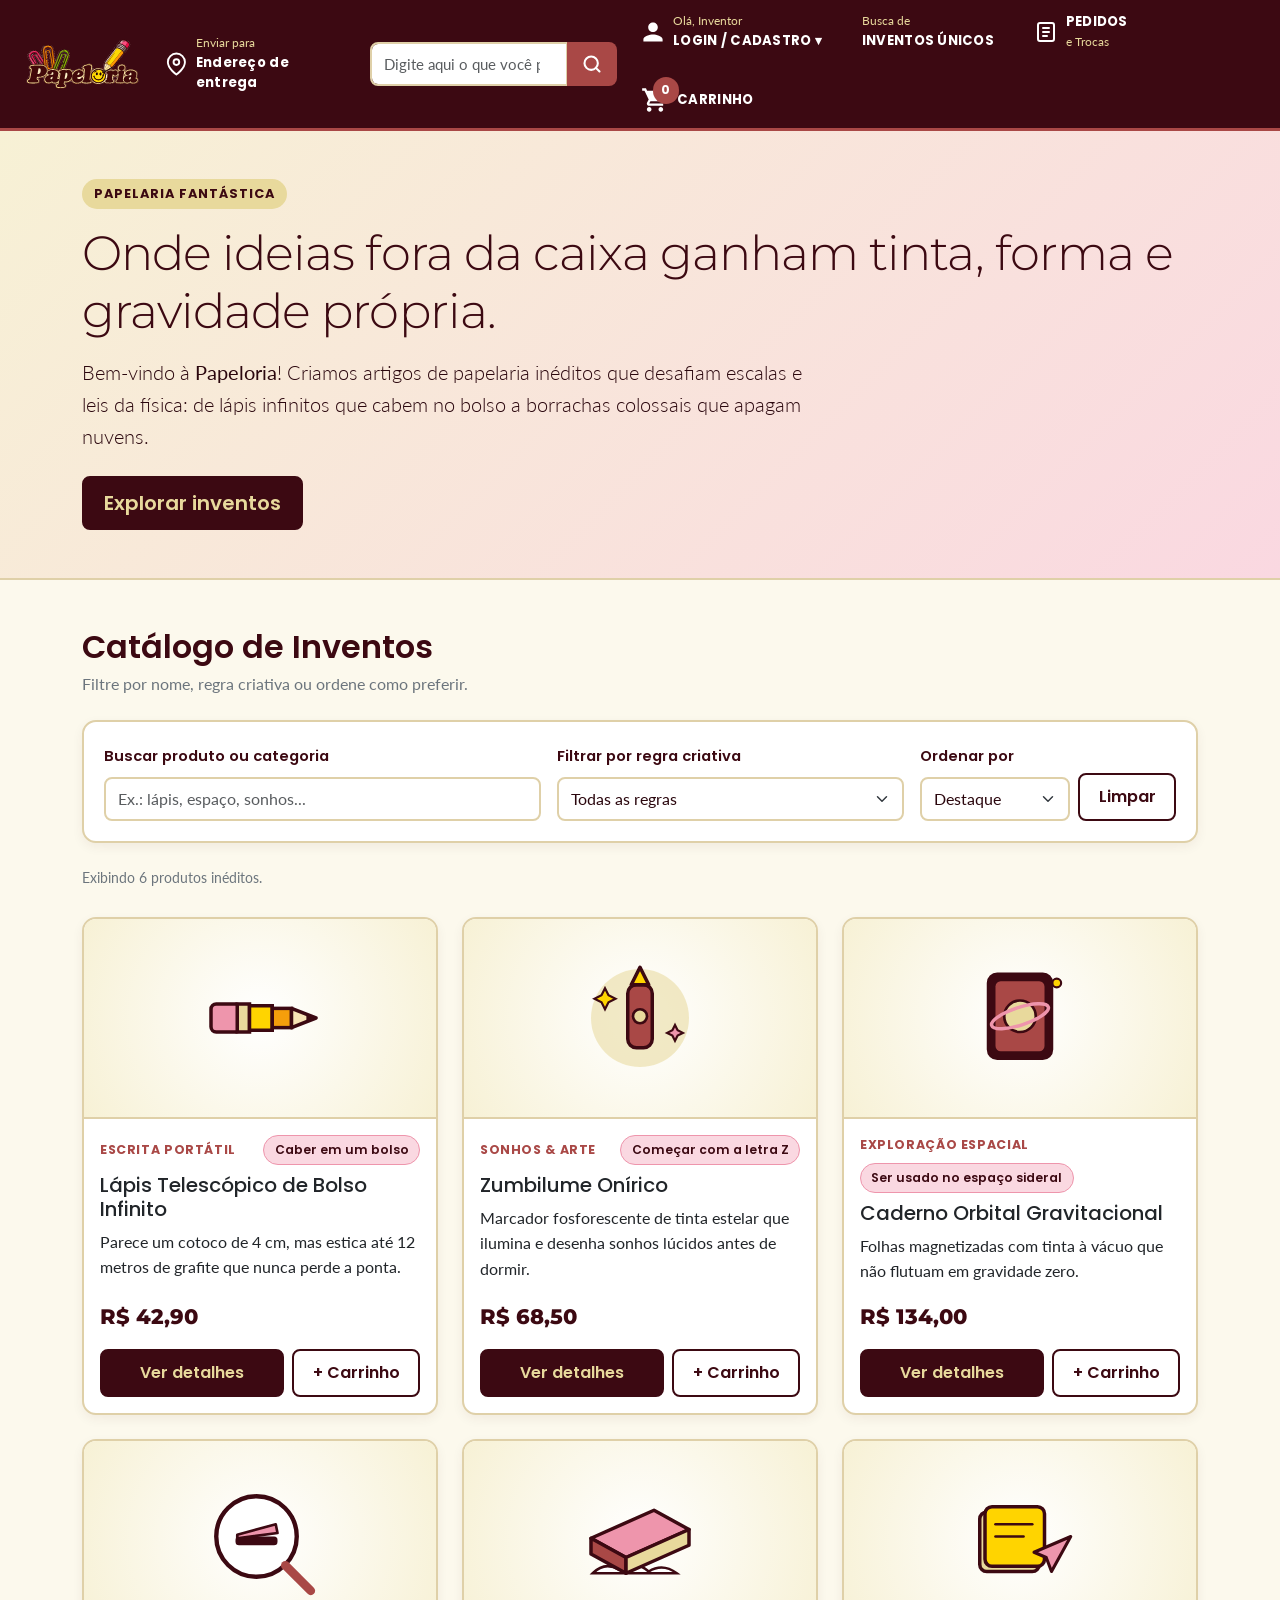
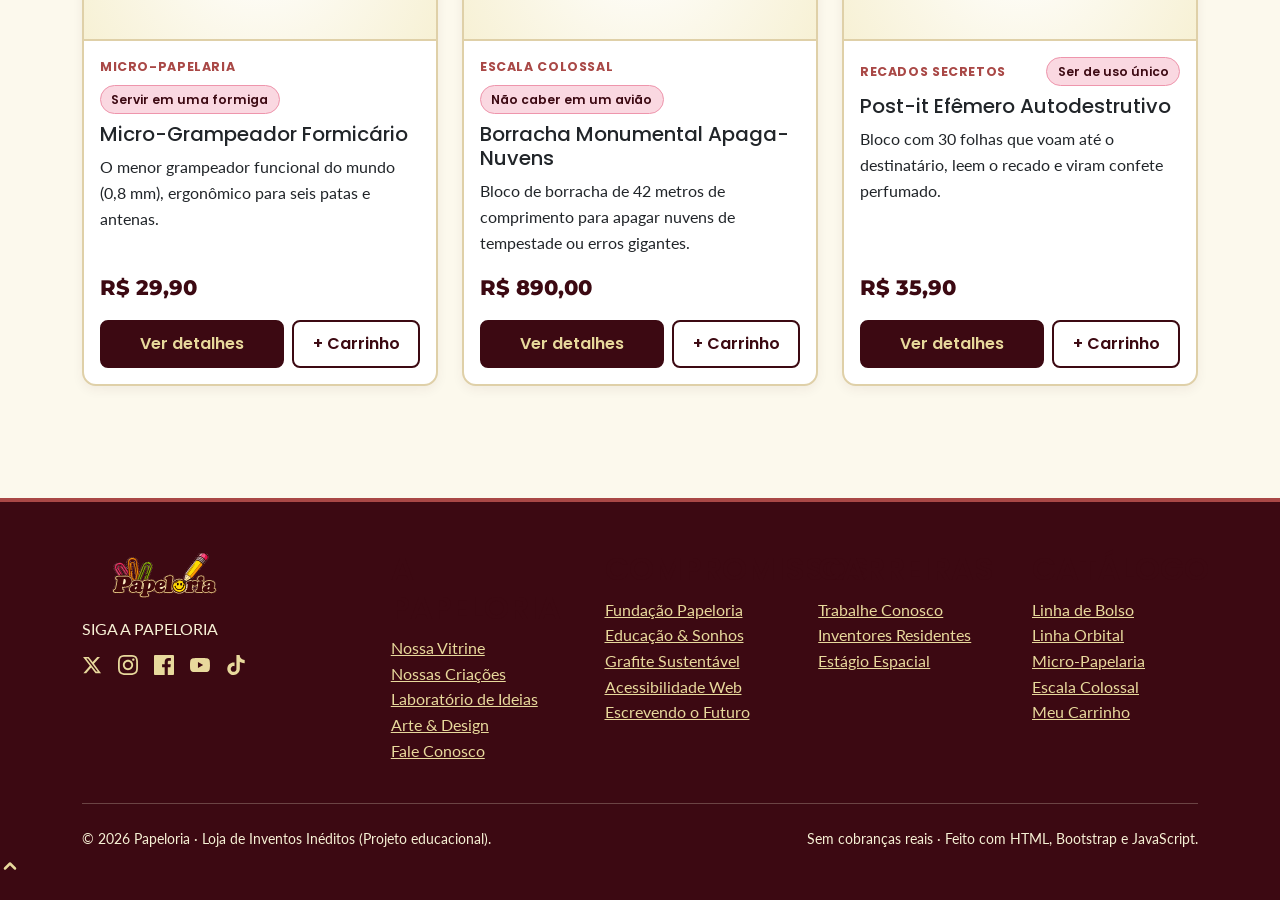
<file: index.html>
<!doctype html>
<html lang="pt-BR">

<head>
  <meta charset="utf-8">
  <meta name="viewport" content="width=device-width, initial-scale=1">
  <meta name="description" content="Papeloria: a papelaria de produtos inéditos e impossíveis para sonhos, viagens espaciais e aventuras cotidianas.">
  <meta property="og:title" content="Papeloria | Papelaria Fantástica & Produtos Inéditos">
  <meta property="og:description" content="Explore itens extraordinários que cabem no bolso, viajam ao espaço ou iluminam sonhos.">
  <meta property="og:type" content="website">
  <title>Papeloria | Vitrine de Produtos Inéditos</title>
  <link rel="icon" type="image/svg+xml" href="assets/favicon.svg">
  <link rel="preconnect" href="https://fonts.googleapis.com">
  <link rel="preconnect" href="https://fonts.gstatic.com" crossorigin>
  <link href="https://fonts.googleapis.com/css2?family=Lato:wght@400;700&family=Montserrat:wght@700;800&family=Poppins:wght@500;600;700&display=swap" rel="stylesheet">
  <link href="https://cdn.jsdelivr.net/npm/bootstrap@5.3.3/dist/css/bootstrap.min.css" rel="stylesheet">
  <link rel="stylesheet" href="css/styles.css">
</head>

<body>
  <a class="skip-link" href="#conteudo">Pular para o conteúdo principal</a>

  <header class="site-header">
    <nav class="navbar navbar-expand-xl py-2" aria-label="Navegação principal">
      <div class="container-fluid px-lg-4 gap-3">
        <!-- Logo Papeloria -->
        <a class="navbar-brand m-0" href="index.html" aria-label="Papeloria - Página inicial">
          <img src="assets/papeloria_logo_melhorada.svg" alt="Logotipo da Papeloria" class="brand-logo" width="160" height="48">
        </a>

        <!-- Botão Menu Mobile -->
        <button class="navbar-toggler header-toggler" type="button" data-bs-toggle="collapse" data-bs-target="#menuPrincipal"
          aria-controls="menuPrincipal" aria-expanded="false" aria-label="Abrir menu de navegação">
          <span class="navbar-toggler-icon"></span>
        </button>

        <div class="collapse navbar-collapse gap-3 mt-3 mt-xl-0" id="menuPrincipal">
          <!-- Endereço de entrega (atualizado dinamicamente após busca de CEP) -->
          <a href="checkout.html#cep" class="header-action-item d-flex align-items-center gap-2 text-decoration-none">
            <svg width="24" height="24" viewBox="0 0 24 24" fill="none" stroke="currentColor" stroke-width="2" stroke-linecap="round" stroke-linejoin="round" aria-hidden="true">
              <path d="M21 10c0 7-9 13-9 13s-9-6-9-13a9 9 0 0 1 18 0z"></path>
              <circle cx="12" cy="10" r="3"></circle>
            </svg>
            <div class="lh-sm">
              <span class="d-block header-subtext">Enviar para</span>
              <strong class="header-maintext" data-header-endereco>Endereço de entrega</strong>
            </div>
          </a>

          <!-- Barra de Pesquisa Central -->
          <form class="header-search-form flex-grow-1 my-2 my-xl-0" role="search" action="index.html#vitrine">
            <label for="buscaHeader" class="visually-hidden">Digite aqui o que você procura</label>
            <div class="input-group">
              <input id="buscaHeader" type="search" class="form-control header-search-input" placeholder="Digite aqui o que você procura" autocomplete="off">
              <button class="btn header-search-btn" type="submit" aria-label="Buscar produtos">
                <svg width="20" height="20" viewBox="0 0 24 24" fill="none" stroke="currentColor" stroke-width="2.5" stroke-linecap="round" stroke-linejoin="round" aria-hidden="true">
                  <circle cx="11" cy="11" r="8"></circle>
                  <line x1="21" y1="21" x2="16.65" y2="16.65"></line>
                </svg>
              </button>
            </div>
          </form>

          <!-- Links Institucionais & Usuário -->
          <div class="d-flex flex-wrap align-items-center gap-3 gap-xl-4">
            <div class="lh-sm d-none d-xxl-block">
              <a href="#topo" class="d-block header-link-small">Nossas Lojas</a>
              <a href="#topo" class="d-block header-link-small">Atendimento</a>
            </div>

            <!-- Saudação do Cliente (atualizada dinamicamente com o nome digitado) -->
            <a href="checkout.html#nome" class="header-action-item d-flex align-items-center gap-2 text-decoration-none">
              <svg width="24" height="24" viewBox="0 0 24 24" fill="currentColor" aria-hidden="true">
                <path d="M12 12c2.7 0 4.8-2.1 4.8-4.8S14.7 2.4 12 2.4 7.2 4.5 7.2 7.2 9.3 12 12 12zm0 2.4c-3.2 0-9.6 1.6-9.6 4.8v2.4h19.2v-2.4c0-3.2-6.4-4.8-9.6-4.8z"/>
              </svg>
              <div class="lh-sm">
                <span class="d-block header-subtext" data-header-usuario>Olá, Inventor</span>
                <strong class="header-maintext">LOGIN / CADASTRO ▾</strong>
              </div>
            </a>

            <!-- Busca Temática -->
            <a href="index.html#vitrine" class="header-action-item lh-sm text-decoration-none d-none d-lg-block">
              <span class="d-block header-subtext">Busca de</span>
              <strong class="header-maintext">INVENTOS ÚNICOS</strong>
            </a>

            <!-- Pedidos e Trocas -->
            <a href="sucesso.html" class="header-action-item d-flex align-items-center gap-2 text-decoration-none">
              <svg width="24" height="24" viewBox="0 0 24 24" fill="none" stroke="currentColor" stroke-width="2" stroke-linecap="round" stroke-linejoin="round" aria-hidden="true">
                <rect x="4" y="3" width="16" height="18" rx="2"></rect>
                <line x1="9" y1="8" x2="15" y2="8"></line>
                <line x1="9" y1="12" x2="15" y2="12"></line>
                <line x1="9" y1="16" x2="13" y2="16"></line>
              </svg>
              <div class="lh-sm">
                <strong class="d-block header-maintext">PEDIDOS</strong>
                <span class="header-subtext">e Trocas</span>
              </div>
            </a>

            <!-- Carrinho -->
            <a href="checkout.html" class="header-action-item d-flex align-items-center gap-2 text-decoration-none position-relative" aria-label="Ir para o carrinho">
              <div class="position-relative">
                <svg width="28" height="28" viewBox="0 0 24 24" fill="currentColor" aria-hidden="true">
                  <path d="M7 18c-1.1 0-1.99.9-1.99 2S5.9 22 7 22s2-.9 2-2-.9-2-2-2zM1 2v2h2l3.6 7.59-1.35 2.45c-.16.28-.25.61-.25.96 0 1.1.9 2 2 2h12v-2H7.42c-.14 0-.25-.11-.25-.25l.03-.12.9-1.63h7.45c.75 0 1.41-.41 1.75-1.03l3.58-6.49A1.003 1.003 0 0 0 20 4H5.21l-.94-2H1zm16 16c-1.1 0-1.99.9-1.99 2s.89 2 1.99 2 2-.9 2-2-.9-2-2-2z"/>
                </svg>
                <span class="cart-badge header-cart-badge" data-cart-count>0</span>
              </div>
              <strong class="header-maintext">CARRINHO</strong>
            </a>
          </div>
        </div>
      </div>
    </nav>
  </header>

  <main id="conteudo">
    <section class="hero py-5">
      <div class="container">
        <p class="eyebrow mb-3">Papelaria Fantástica</p>
        <h1 class="display-5 mb-3">Onde ideias fora da caixa ganham tinta, forma e gravidade própria.</h1>
        <p class="lead col-lg-8 mb-4">
          Bem-vindo à <strong>Papeloria</strong>! Criamos artigos de papelaria inéditos que desafiam escalas e leis da física:
          de lápis infinitos que cabem no bolso a borrachas colossais que apagam nuvens.
        </p>
        <a href="#vitrine" class="btn btn-papeloria btn-lg">Explorar inventos</a>
      </div>
    </section>

    <section id="vitrine" class="container py-5" aria-labelledby="titulo-produtos">
      <div class="mb-4">
        <h2 id="titulo-produtos" class="h2 mb-1">Catálogo de Inventos</h2>
        <p class="text-secondary mb-0">Filtre por nome, regra criativa ou ordene como preferir.</p>
      </div>

      <div class="filter-panel mb-4">
        <div class="row g-3 align-items-end">
          <div class="col-md-5">
            <label for="filtroProduto" class="form-label">Buscar produto ou categoria</label>
            <input id="filtroProduto" class="form-control" type="search" placeholder="Ex.: lápis, espaço, sonhos..." autocomplete="off">
          </div>
          <div class="col-md-4">
            <label for="filtroRegra" class="form-label">Filtrar por regra criativa</label>
            <select id="filtroRegra" class="form-select">
              <option value="">Todas as regras</option>
            </select>
          </div>
          <div class="col-md-3 d-flex gap-2">
            <div class="flex-grow-1">
              <label for="ordenarProdutos" class="form-label">Ordenar por</label>
              <select id="ordenarProdutos" class="form-select">
                <option value="destaque">Destaque</option>
                <option value="nome-asc">Nome (A–Z)</option>
                <option value="preco-asc">Menor preço</option>
                <option value="preco-desc">Maior preço</option>
              </select>
            </div>
            <div class="align-self-end">
              <button id="limparFiltros" type="button" class="btn btn-papeloria-outline" aria-label="Limpar filtros">Limpar</button>
            </div>
          </div>
        </div>
      </div>

      <div id="mensagemFiltro" role="status" aria-live="polite"></div>

      <div class="row g-4 mt-1" id="listaProdutos"></div>
    </section>
  </main>

  <footer class="site-footer pt-5 pb-4">
    <div class="container">
      <div class="row g-4 justify-content-between">
        <!-- Coluna 1: Logo e Redes Sociais -->
        <div class="col-12 col-lg-3">
          <a href="index.html" class="d-inline-block mb-3" aria-label="Papeloria - Voltar ao início">
            <img src="assets/papeloria_logo_melhorada.svg" alt="Logotipo da Papeloria" class="footer-logo" width="165" height="50">
          </a>
          <p class="footer-heading mb-2">SIGA A PAPELORIA</p>
          <ul class="list-unstyled d-flex align-items-center gap-3 mb-0">
            <li>
              <a href="#topo" class="social-link" aria-label="X (Twitter) da Papeloria">
                <svg width="20" height="20" viewBox="0 0 24 24" fill="currentColor" aria-hidden="true">
                  <path d="M18.244 2.25h3.308l-7.227 8.26 8.502 11.24H16.17l-5.214-6.817L4.99 21.75H1.68l7.73-8.835L1.254 2.25H8.08l4.713 6.231zm-1.161 17.52h1.833L7.084 4.126H5.117z"/>
                </svg>
              </a>
            </li>
            <li>
              <a href="#topo" class="social-link" aria-label="Instagram da Papeloria">
                <svg width="20" height="20" viewBox="0 0 24 24" fill="currentColor" aria-hidden="true">
                  <path d="M12 2.163c3.204 0 3.584.012 4.85.07 3.252.148 4.771 1.691 4.919 4.919.058 1.265.069 1.645.069 4.849 0 3.205-.012 3.584-.069 4.849-.149 3.225-1.664 4.771-4.919 4.919-1.266.058-1.644.07-4.85.07-3.204 0-3.584-.012-4.849-.07-3.26-.149-4.771-1.699-4.919-4.92-.058-1.265-.07-1.644-.07-4.849 0-3.204.013-3.583.07-4.849.149-3.227 1.664-4.771 4.919-4.919 1.266-.057 1.645-.069 4.849-.069zm0-2.163c-3.259 0-3.667.014-4.947.072-4.358.2-6.78 2.618-6.98 6.98-.059 1.281-.073 1.689-.073 4.948 0 3.259.014 3.668.072 4.948.2 4.358 2.618 6.78 6.98 6.98 1.281.058 1.689.072 4.948.072 3.259 0 3.668-.014 4.948-.072 4.354-.2 6.782-2.618 6.979-6.98.059-1.28.073-1.689.073-4.948 0-3.259-.014-3.667-.072-4.947-.196-4.354-2.617-6.78-6.979-6.98-1.281-.059-1.69-.073-4.949-.073zm0 5.838c-3.403 0-6.162 2.759-6.162 6.162s2.759 6.163 6.162 6.163 6.162-2.759 6.162-6.163c0-3.403-2.759-6.162-6.162-6.162zm0 10.162c-2.209 0-4-1.79-4-4 0-2.209 1.791-4 4-4s4 1.791 4 4c0 2.21-1.791 4-4 4zm6.406-11.845c-.796 0-1.441.645-1.441 1.44s.645 1.44 1.441 1.44c.795 0 1.439-.645 1.439-1.44s-.644-1.44-1.439-1.44z"/>
                </svg>
              </a>
            </li>
            <li>
              <a href="#topo" class="social-link" aria-label="Facebook da Papeloria">
                <svg width="20" height="20" viewBox="0 0 24 24" fill="currentColor" aria-hidden="true">
                  <path d="M22.675 0h-21.35c-.732 0-1.325.593-1.325 1.325v21.351c0 .731.593 1.324 1.325 1.324h11.495v-9.294h-3.128v-3.622h3.128v-2.671c0-3.1 1.893-4.788 4.659-4.788 1.325 0 2.463.099 2.795.143v3.24l-1.918.001c-1.504 0-1.795.715-1.795 1.763v2.313h3.587l-.467 3.622h-3.12v9.293h6.116c.73 0 1.323-.593 1.323-1.325v-21.35c0-.732-.593-1.325-1.325-1.325z"/>
                </svg>
              </a>
            </li>
            <li>
              <a href="#topo" class="social-link" aria-label="YouTube da Papeloria">
                <svg width="20" height="20" viewBox="0 0 24 24" fill="currentColor" aria-hidden="true">
                  <path d="M23.498 6.186a3.016 3.016 0 0 0-2.122-2.136C19.505 3.545 12 3.545 12 3.545s-7.505 0-9.377.505A3.017 3.017 0 0 0 .502 6.186C0 8.07 0 12 0 12s0 3.93.502 5.814a3.016 3.016 0 0 0 2.122 2.136c1.871.505 9.376.505 9.376.505s7.505 0 9.377-.505a3.015 3.015 0 0 0 2.122-2.136C24 15.93 24 12 24 12s0-3.93-.502-5.814zM9.545 15.568V8.432L15.818 12l-6.273 3.568z"/>
                </svg>
              </a>
            </li>
            <li>
              <a href="#topo" class="social-link" aria-label="TikTok da Papeloria">
                <svg width="20" height="20" viewBox="0 0 24 24" fill="currentColor" aria-hidden="true">
                  <path d="M12.525.02c1.31-.02 2.61-.01 3.91-.02.08 1.53.63 3.09 1.75 4.17 1.12 1.11 2.7 1.62 4.24 1.79v4.03c-1.44-.05-2.89-.35-4.2-.97-.57-.26-1.1-.59-1.62-.93-.01 2.92.01 5.84-.02 8.75-.08 1.4-.54 2.79-1.35 3.94-1.31 1.92-3.58 3.17-5.91 3.21-1.43.08-2.86-.31-4.08-1.03-2.02-1.19-3.44-3.37-3.65-5.71-.02-.5-.03-1-.01-1.49.18-1.9 1.12-3.72 2.58-4.96 1.66-1.44 3.98-2.13 6.15-1.72.02 1.48-.04 2.96-.04 4.44-.99-.32-2.15-.23-3.02.37-.63.41-1.11 1.04-1.36 1.75-.21.51-.15 1.07-.14 1.61.24 1.64 1.82 3.02 3.5 2.87 1.12-.01 2.19-.66 2.77-1.61.19-.33.4-.67.41-1.06.1-1.79.06-3.57.07-5.36.01-4.03-.01-8.05.02-12.07z"/>
                </svg>
              </a>
            </li>
          </ul>
        </div>

        <!-- Coluna 2: A Loja -->
        <div class="col-6 col-md-4 col-lg-2">
          <h2 class="footer-heading">A PAPELORIA</h2>
          <ul class="list-unstyled footer-links">
            <li><a href="index.html">Nossa Vitrine</a></li>
            <li><a href="index.html#vitrine">Nossas Criações</a></li>
            <li><a href="#topo">Laboratório de Ideias</a></li>
            <li><a href="#topo">Arte & Design</a></li>
            <li><a href="checkout.html">Fale Conosco</a></li>
          </ul>
        </div>

        <!-- Coluna 3: Compromissos -->
        <div class="col-6 col-md-4 col-lg-2">
          <h2 class="footer-heading">COMPROMISSOS</h2>
          <ul class="list-unstyled footer-links">
            <li><a href="#topo">Fundação Papeloria</a></li>
            <li><a href="#topo">Educação & Sonhos</a></li>
            <li><a href="#topo">Grafite Sustentável</a></li>
            <li><a href="#topo">Acessibilidade Web</a></li>
            <li><a href="#topo">Escrevendo o Futuro</a></li>
          </ul>
        </div>

        <!-- Coluna 4: Carreiras -->
        <div class="col-6 col-md-4 col-lg-2">
          <h2 class="footer-heading">CARREIRAS</h2>
          <ul class="list-unstyled footer-links">
            <li><a href="#topo">Trabalhe Conosco</a></li>
            <li><a href="#topo">Inventores Residentes</a></li>
            <li><a href="#topo">Estágio Espacial</a></li>
          </ul>
        </div>

        <!-- Coluna 5: Catálogo & Novidades -->
        <div class="col-6 col-md-6 col-lg-2">
          <h2 class="footer-heading">CATÁLOGO</h2>
          <ul class="list-unstyled footer-links">
            <li><a href="produto.html?id=1">Linha de Bolso</a></li>
            <li><a href="produto.html?id=3">Linha Orbital</a></li>
            <li><a href="produto.html?id=4">Micro-Papelaria</a></li>
            <li><a href="produto.html?id=5">Escala Colossal</a></li>
            <li><a href="checkout.html">Meu Carrinho</a></li>
          </ul>
        </div>
      </div>

      <hr class="footer-divider my-4">

      <div class="d-flex flex-column flex-sm-row justify-content-between align-items-center gap-2 small footer-bottom">
        <p class="mb-0">© 2026 Papeloria · Loja de Inventos Inéditos (Projeto educacional).</p>
        <p class="mb-0">Sem cobranças reais · Feito com HTML, Bootstrap e JavaScript.</p>
      </div>
    </div>

    <!-- Botão flutuante Voltar ao Topo (estilo referência) -->
    <a href="#topo" class="back-to-top" aria-label="Voltar ao topo da página" title="Voltar ao topo">
      <svg width="20" height="20" viewBox="0 0 24 24" fill="none" stroke="currentColor" stroke-width="3" stroke-linecap="round" stroke-linejoin="round" aria-hidden="true">
        <polyline points="18 15 12 9 6 15"></polyline>
      </svg>
    </a>
  </footer>
  

  <script src="https://cdn.jsdelivr.net/npm/bootstrap@5.3.3/dist/js/bootstrap.bundle.min.js" defer></script>
  <script src="js/catalog.js" defer></script>
  <script src="js/storage.js" defer></script>
  <script src="js/main.js" defer></script>
</body>

</html>
</file>
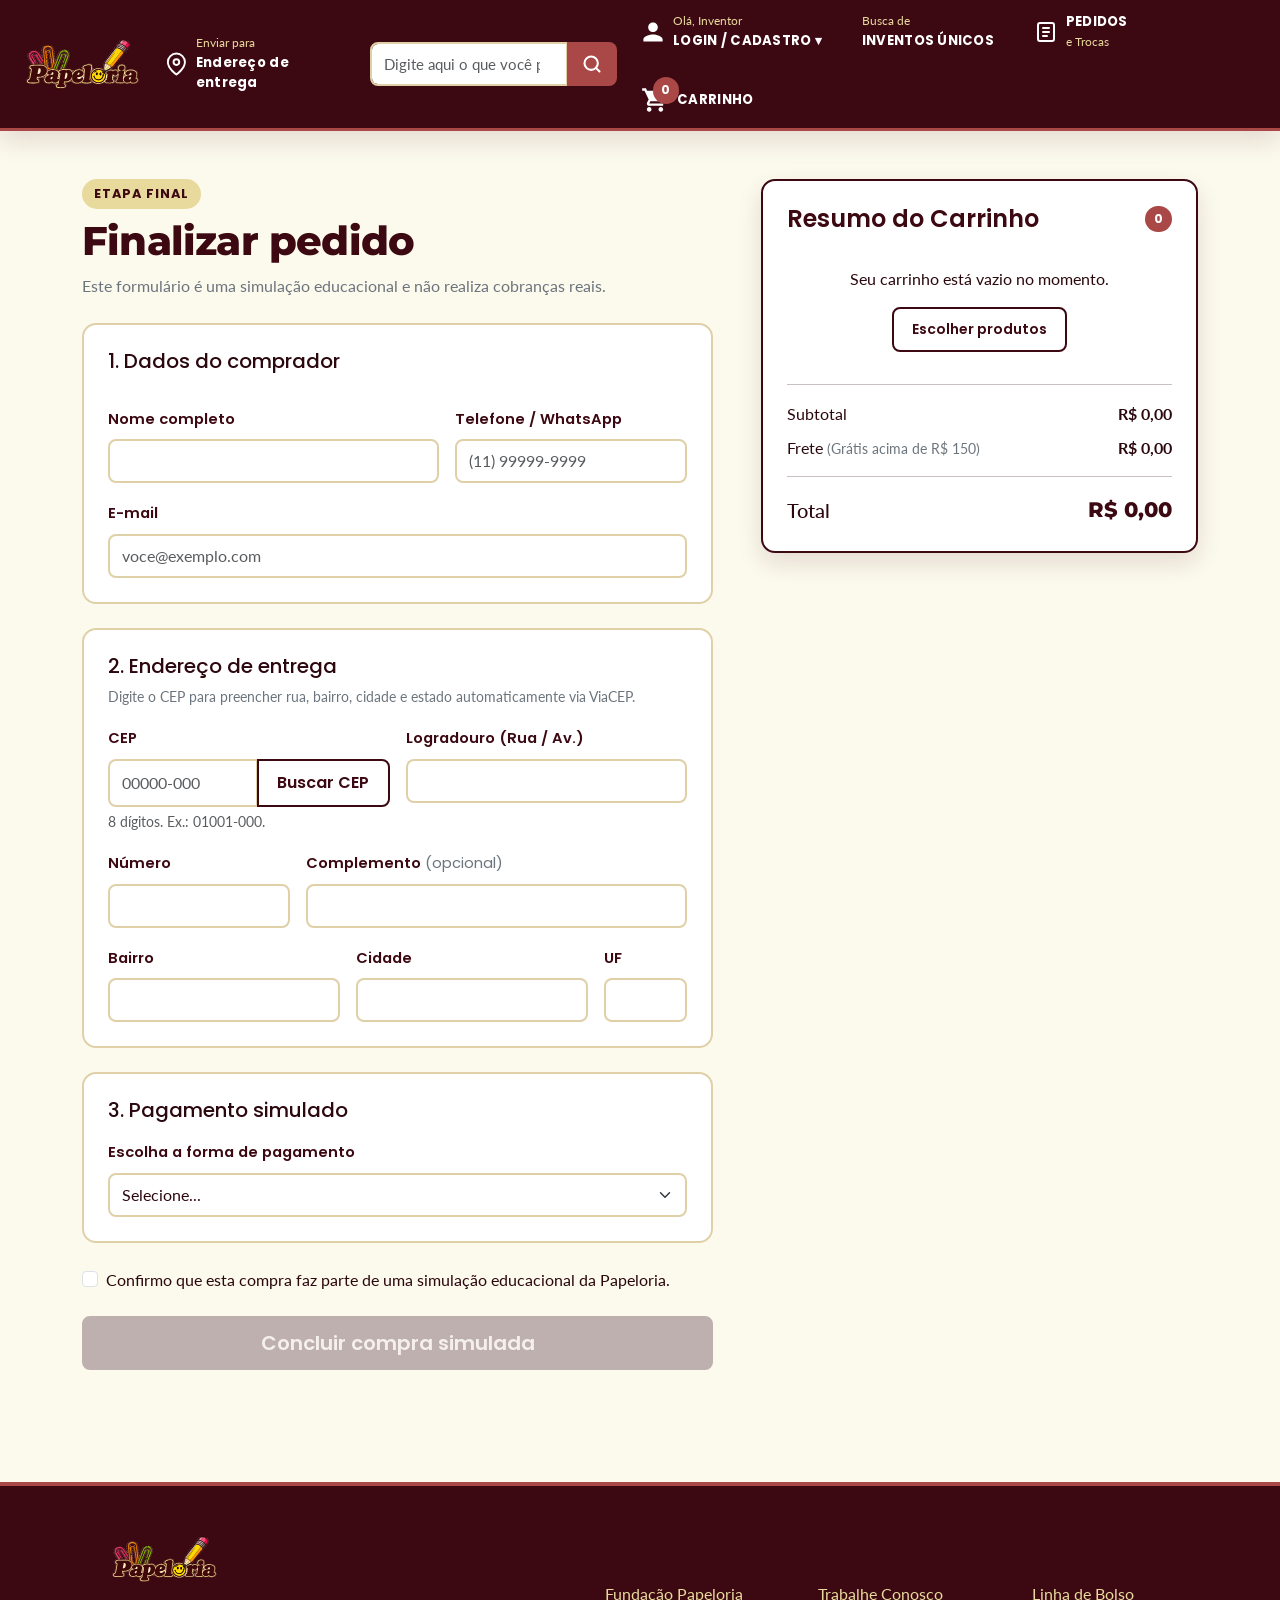
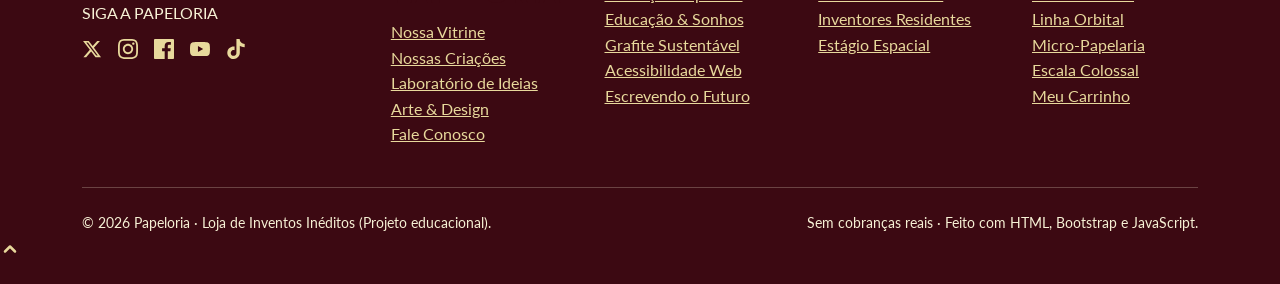
<file: checkout.html>
<!doctype html>
<html lang="pt-BR">

<head>
  <meta charset="utf-8">
  <meta name="viewport" content="width=device-width, initial-scale=1">
  <meta name="description" content="Finalize sua compra simulada na Papeloria com cálculo automático de endereço via CEP.">
  <title>Papeloria | Finalizar Compra</title>
  <link rel="icon" type="image/svg+xml" href="assets/favicon.svg">
  <link rel="preconnect" href="https://fonts.googleapis.com">
  <link rel="preconnect" href="https://fonts.gstatic.com" crossorigin>
  <link href="https://fonts.googleapis.com/css2?family=Lato:wght@400;700&family=Montserrat:wght@700;800&family=Poppins:wght@500;600;700&display=swap" rel="stylesheet">
  <link href="https://cdn.jsdelivr.net/npm/bootstrap@5.3.3/dist/css/bootstrap.min.css" rel="stylesheet">
  <link rel="stylesheet" href="css/styles.css">
</head>

<body>
  <a class="skip-link" href="#conteudo">Pular para o conteúdo principal</a>

  <header class="site-header">
    <nav class="navbar navbar-expand-xl py-2" aria-label="Navegação principal">
      <div class="container-fluid px-lg-4 gap-3">
        <!-- Logo Papeloria -->
        <a class="navbar-brand m-0" href="index.html" aria-label="Papeloria - Página inicial">
          <img src="assets/papeloria_logo_melhorada.svg" alt="Logotipo da Papeloria" class="brand-logo" width="160" height="48">
        </a>

        <!-- Botão Menu Mobile -->
        <button class="navbar-toggler header-toggler" type="button" data-bs-toggle="collapse" data-bs-target="#menuPrincipal"
          aria-controls="menuPrincipal" aria-expanded="false" aria-label="Abrir menu de navegação">
          <span class="navbar-toggler-icon"></span>
        </button>

        <div class="collapse navbar-collapse gap-3 mt-3 mt-xl-0" id="menuPrincipal">
          <!-- Endereço de entrega (atualizado dinamicamente após busca de CEP) -->
          <a href="checkout.html#cep" class="header-action-item d-flex align-items-center gap-2 text-decoration-none">
            <svg width="24" height="24" viewBox="0 0 24 24" fill="none" stroke="currentColor" stroke-width="2" stroke-linecap="round" stroke-linejoin="round" aria-hidden="true">
              <path d="M21 10c0 7-9 13-9 13s-9-6-9-13a9 9 0 0 1 18 0z"></path>
              <circle cx="12" cy="10" r="3"></circle>
            </svg>
            <div class="lh-sm">
              <span class="d-block header-subtext">Enviar para</span>
              <strong class="header-maintext" data-header-endereco>Endereço de entrega</strong>
            </div>
          </a>

          <!-- Barra de Pesquisa Central -->
          <form class="header-search-form flex-grow-1 my-2 my-xl-0" role="search" action="index.html#vitrine">
            <label for="buscaHeader" class="visually-hidden">Digite aqui o que você procura</label>
            <div class="input-group">
              <input id="buscaHeader" type="search" class="form-control header-search-input" placeholder="Digite aqui o que você procura" autocomplete="off">
              <button class="btn header-search-btn" type="submit" aria-label="Buscar produtos">
                <svg width="20" height="20" viewBox="0 0 24 24" fill="none" stroke="currentColor" stroke-width="2.5" stroke-linecap="round" stroke-linejoin="round" aria-hidden="true">
                  <circle cx="11" cy="11" r="8"></circle>
                  <line x1="21" y1="21" x2="16.65" y2="16.65"></line>
                </svg>
              </button>
            </div>
          </form>

          <!-- Links Institucionais & Usuário -->
          <div class="d-flex flex-wrap align-items-center gap-3 gap-xl-4">
            <div class="lh-sm d-none d-xxl-block">
              <a href="#topo" class="d-block header-link-small">Nossas Lojas</a>
              <a href="#topo" class="d-block header-link-small">Atendimento</a>
            </div>

            <!-- Saudação do Cliente (atualizada dinamicamente com o nome digitado) -->
            <a href="checkout.html#nome" class="header-action-item d-flex align-items-center gap-2 text-decoration-none">
              <svg width="24" height="24" viewBox="0 0 24 24" fill="currentColor" aria-hidden="true">
                <path d="M12 12c2.7 0 4.8-2.1 4.8-4.8S14.7 2.4 12 2.4 7.2 4.5 7.2 7.2 9.3 12 12 12zm0 2.4c-3.2 0-9.6 1.6-9.6 4.8v2.4h19.2v-2.4c0-3.2-6.4-4.8-9.6-4.8z"/>
              </svg>
              <div class="lh-sm">
                <span class="d-block header-subtext" data-header-usuario>Olá, Inventor</span>
                <strong class="header-maintext">LOGIN / CADASTRO ▾</strong>
              </div>
            </a>

            <!-- Busca Temática -->
            <a href="index.html#vitrine" class="header-action-item lh-sm text-decoration-none d-none d-lg-block">
              <span class="d-block header-subtext">Busca de</span>
              <strong class="header-maintext">INVENTOS ÚNICOS</strong>
            </a>

            <!-- Pedidos e Trocas -->
            <a href="sucesso.html" class="header-action-item d-flex align-items-center gap-2 text-decoration-none">
              <svg width="24" height="24" viewBox="0 0 24 24" fill="none" stroke="currentColor" stroke-width="2" stroke-linecap="round" stroke-linejoin="round" aria-hidden="true">
                <rect x="4" y="3" width="16" height="18" rx="2"></rect>
                <line x1="9" y1="8" x2="15" y2="8"></line>
                <line x1="9" y1="12" x2="15" y2="12"></line>
                <line x1="9" y1="16" x2="13" y2="16"></line>
              </svg>
              <div class="lh-sm">
                <strong class="d-block header-maintext">PEDIDOS</strong>
                <span class="header-subtext">e Trocas</span>
              </div>
            </a>

            <!-- Carrinho -->
            <a href="checkout.html" class="header-action-item d-flex align-items-center gap-2 text-decoration-none position-relative" aria-label="Ir para o carrinho">
              <div class="position-relative">
                <svg width="28" height="28" viewBox="0 0 24 24" fill="currentColor" aria-hidden="true">
                  <path d="M7 18c-1.1 0-1.99.9-1.99 2S5.9 22 7 22s2-.9 2-2-.9-2-2-2zM1 2v2h2l3.6 7.59-1.35 2.45c-.16.28-.25.61-.25.96 0 1.1.9 2 2 2h12v-2H7.42c-.14 0-.25-.11-.25-.25l.03-.12.9-1.63h7.45c.75 0 1.41-.41 1.75-1.03l3.58-6.49A1.003 1.003 0 0 0 20 4H5.21l-.94-2H1zm16 16c-1.1 0-1.99.9-1.99 2s.89 2 1.99 2 2-.9 2-2-.9-2-2-2z"/>
                </svg>
                <span class="cart-badge header-cart-badge" data-cart-count>0</span>
              </div>
              <strong class="header-maintext">CARRINHO</strong>
            </a>
          </div>
        </div>
      </div>
    </nav>
  </header>

  <main id="conteudo" class="container py-5">
    <div class="row g-4 g-lg-5">
      <section class="col-lg-7" aria-labelledby="titulo-checkout">
        <p class="eyebrow mb-2">Etapa Final</p>
        <h1 id="titulo-checkout" class="mb-2">Finalizar pedido</h1>
        <p class="text-secondary mb-4">Este formulário é uma simulação educacional e não realiza cobranças reais.</p>

        <form id="checkoutForm" novalidate>
          <fieldset class="checkout-fieldset mb-4">
            <legend class="h5 mb-3">1. Dados do comprador</legend>
            <div class="row g-3">
              <div class="col-md-7">
                <label for="nome" class="form-label">Nome completo</label>
                <input class="form-control" id="nome" name="nome" type="text" autocomplete="name" required>
                <div class="invalid-feedback">Por favor, informe seu nome completo.</div>
              </div>
              <div class="col-md-5">
                <label for="telefone" class="form-label">Telefone / WhatsApp</label>
                <input class="form-control" id="telefone" name="telefone" type="tel" autocomplete="tel" placeholder="(11) 99999-9999" required>
                <div class="invalid-feedback">Informe um telefone para contato.</div>
              </div>
              <div class="col-12">
                <label for="email" class="form-label">E-mail</label>
                <input class="form-control" id="email" name="email" type="email" autocomplete="email" placeholder="voce@exemplo.com" required>
                <div class="invalid-feedback">Informe um endereço de e-mail válido.</div>
              </div>
            </div>
          </fieldset>

          <fieldset class="checkout-fieldset mb-4">
            <legend class="h5 mb-2">2. Endereço de entrega</legend>
            <p class="small text-secondary mb-3">Digite o CEP para preencher rua, bairro, cidade e estado automaticamente via ViaCEP.</p>
            <div class="row g-3">
              <div class="col-md-6">
                <label for="cep" class="form-label">CEP</label>
                <div class="input-group">
                  <input class="form-control" id="cep" name="cep" type="text" inputmode="numeric" autocomplete="postal-code" placeholder="00000-000" maxlength="9" aria-describedby="ajudaCep" required>
                  <button class="btn btn-papeloria-outline" id="buscarCep" type="button">Buscar CEP</button>
                </div>
                <div id="ajudaCep" class="form-text">8 dígitos. Ex.: 01001-000.</div>
              </div>
              <div class="col-md-6">
                <label for="logradouro" class="form-label">Logradouro (Rua / Av.)</label>
                <input class="form-control" id="logradouro" name="logradouro" type="text" autocomplete="address-line1" required>
                <div class="invalid-feedback">Informe o logradouro.</div>
              </div>
              <div class="col-md-4">
                <label for="numero" class="form-label">Número</label>
                <input class="form-control" id="numero" name="numero" type="text" required>
                <div class="invalid-feedback">Informe o número.</div>
              </div>
              <div class="col-md-8">
                <label for="complemento" class="form-label">Complemento <span class="text-secondary fw-normal">(opcional)</span></label>
                <input class="form-control" id="complemento" name="complemento" type="text" autocomplete="address-line2">
              </div>
              <div class="col-md-5">
                <label for="bairro" class="form-label">Bairro</label>
                <input class="form-control" id="bairro" name="bairro" type="text" required>
                <div class="invalid-feedback">Informe o bairro.</div>
              </div>
              <div class="col-md-5">
                <label for="cidade" class="form-label">Cidade</label>
                <input class="form-control" id="cidade" name="cidade" type="text" autocomplete="address-level2" required>
                <div class="invalid-feedback">Informe a cidade.</div>
              </div>
              <div class="col-md-2">
                <label for="estado" class="form-label">UF</label>
                <input class="form-control text-uppercase" id="estado" name="estado" type="text" maxlength="2" autocomplete="address-level1" required>
                <div class="invalid-feedback">UF.</div>
              </div>
            </div>
            <div id="cepFeedback" role="status" aria-live="polite"></div>
          </fieldset>

          <fieldset class="checkout-fieldset mb-4">
            <legend class="h5 mb-3">3. Pagamento simulado</legend>
            <label for="pagamento" class="form-label">Escolha a forma de pagamento</label>
            <select class="form-select" id="pagamento" name="pagamento" required>
              <option value="">Selecione...</option>
              <option value="pix">Pix Instantâneo Estelar</option>
              <option value="credito">Cartão de Crédito</option>
              <option value="boleto">Boleto Bancário</option>
            </select>
            <div class="invalid-feedback">Selecione uma forma de pagamento.</div>
          </fieldset>

          <div class="form-check mb-4">
            <input class="form-check-input" id="termos" name="termos" type="checkbox" required>
            <label class="form-check-label" for="termos">
              Confirmo que esta compra faz parte de uma simulação educacional da Papeloria.
            </label>
            <div class="invalid-feedback">Você precisa confirmar antes de finalizar.</div>
          </div>

          <button id="btnFinalizarCompra" class="btn btn-papeloria btn-lg w-100" type="submit">
            Concluir compra simulada
          </button>
          <div id="checkoutFeedback" role="alert" aria-live="assertive"></div>
        </form>
      </section>

      <aside class="col-lg-5" aria-labelledby="titulo-resumo">
        <div class="summary-box">
          <div class="d-flex justify-content-between align-items-center mb-3">
            <h2 id="titulo-resumo" class="h4 mb-0">Resumo do Carrinho</h2>
            <span class="cart-badge" data-cart-count>0</span>
          </div>

          <div id="resumoItens" class="mb-3"></div>

          <hr>
          <div class="d-flex justify-content-between mb-2">
            <span>Subtotal</span>
            <span id="resumoSubtotal" class="fw-bold">R$ 0,00</span>
          </div>
          <div class="d-flex justify-content-between mb-2">
            <span>Frete <small class="text-secondary">(Grátis acima de R$ 150)</small></span>
            <span id="resumoFrete" class="fw-bold">R$ 0,00</span>
          </div>
          <hr>
          <div class="d-flex justify-content-between align-items-center">
            <span class="h5 mb-0">Total</span>
            <span id="resumoTotal" class="price mb-0">R$ 0,00</span>
          </div>
        </div>
      </aside>
    </div>
  </main>

  <footer class="site-footer pt-5 pb-4">
    <div class="container">
      <div class="row g-4 justify-content-between">
        <!-- Coluna 1: Logo e Redes Sociais -->
        <div class="col-12 col-lg-3">
          <a href="index.html" class="d-inline-block mb-3" aria-label="Papeloria - Voltar ao início">
            <img src="assets/papeloria_logo_melhorada.svg" alt="Logotipo da Papeloria" class="footer-logo" width="165" height="50">
          </a>
          <p class="footer-heading mb-2">SIGA A PAPELORIA</p>
          <ul class="list-unstyled d-flex align-items-center gap-3 mb-0">
            <li>
              <a href="#topo" class="social-link" aria-label="X (Twitter) da Papeloria">
                <svg width="20" height="20" viewBox="0 0 24 24" fill="currentColor" aria-hidden="true">
                  <path d="M18.244 2.25h3.308l-7.227 8.26 8.502 11.24H16.17l-5.214-6.817L4.99 21.75H1.68l7.73-8.835L1.254 2.25H8.08l4.713 6.231zm-1.161 17.52h1.833L7.084 4.126H5.117z"/>
                </svg>
              </a>
            </li>
            <li>
              <a href="#topo" class="social-link" aria-label="Instagram da Papeloria">
                <svg width="20" height="20" viewBox="0 0 24 24" fill="currentColor" aria-hidden="true">
                  <path d="M12 2.163c3.204 0 3.584.012 4.85.07 3.252.148 4.771 1.691 4.919 4.919.058 1.265.069 1.645.069 4.849 0 3.205-.012 3.584-.069 4.849-.149 3.225-1.664 4.771-4.919 4.919-1.266.058-1.644.07-4.85.07-3.204 0-3.584-.012-4.849-.07-3.26-.149-4.771-1.699-4.919-4.92-.058-1.265-.07-1.644-.07-4.849 0-3.204.013-3.583.07-4.849.149-3.227 1.664-4.771 4.919-4.919 1.266-.057 1.645-.069 4.849-.069zm0-2.163c-3.259 0-3.667.014-4.947.072-4.358.2-6.78 2.618-6.98 6.98-.059 1.281-.073 1.689-.073 4.948 0 3.259.014 3.668.072 4.948.2 4.358 2.618 6.78 6.98 6.98 1.281.058 1.689.072 4.948.072 3.259 0 3.668-.014 4.948-.072 4.354-.2 6.782-2.618 6.979-6.98.059-1.28.073-1.689.073-4.948 0-3.259-.014-3.667-.072-4.947-.196-4.354-2.617-6.78-6.979-6.98-1.281-.059-1.69-.073-4.949-.073zm0 5.838c-3.403 0-6.162 2.759-6.162 6.162s2.759 6.163 6.162 6.163 6.162-2.759 6.162-6.163c0-3.403-2.759-6.162-6.162-6.162zm0 10.162c-2.209 0-4-1.79-4-4 0-2.209 1.791-4 4-4s4 1.791 4 4c0 2.21-1.791 4-4 4zm6.406-11.845c-.796 0-1.441.645-1.441 1.44s.645 1.44 1.441 1.44c.795 0 1.439-.645 1.439-1.44s-.644-1.44-1.439-1.44z"/>
                </svg>
              </a>
            </li>
            <li>
              <a href="#topo" class="social-link" aria-label="Facebook da Papeloria">
                <svg width="20" height="20" viewBox="0 0 24 24" fill="currentColor" aria-hidden="true">
                  <path d="M22.675 0h-21.35c-.732 0-1.325.593-1.325 1.325v21.351c0 .731.593 1.324 1.325 1.324h11.495v-9.294h-3.128v-3.622h3.128v-2.671c0-3.1 1.893-4.788 4.659-4.788 1.325 0 2.463.099 2.795.143v3.24l-1.918.001c-1.504 0-1.795.715-1.795 1.763v2.313h3.587l-.467 3.622h-3.12v9.293h6.116c.73 0 1.323-.593 1.323-1.325v-21.35c0-.732-.593-1.325-1.325-1.325z"/>
                </svg>
              </a>
            </li>
            <li>
              <a href="#topo" class="social-link" aria-label="YouTube da Papeloria">
                <svg width="20" height="20" viewBox="0 0 24 24" fill="currentColor" aria-hidden="true">
                  <path d="M23.498 6.186a3.016 3.016 0 0 0-2.122-2.136C19.505 3.545 12 3.545 12 3.545s-7.505 0-9.377.505A3.017 3.017 0 0 0 .502 6.186C0 8.07 0 12 0 12s0 3.93.502 5.814a3.016 3.016 0 0 0 2.122 2.136c1.871.505 9.376.505 9.376.505s7.505 0 9.377-.505a3.015 3.015 0 0 0 2.122-2.136C24 15.93 24 12 24 12s0-3.93-.502-5.814zM9.545 15.568V8.432L15.818 12l-6.273 3.568z"/>
                </svg>
              </a>
            </li>
            <li>
              <a href="#topo" class="social-link" aria-label="TikTok da Papeloria">
                <svg width="20" height="20" viewBox="0 0 24 24" fill="currentColor" aria-hidden="true">
                  <path d="M12.525.02c1.31-.02 2.61-.01 3.91-.02.08 1.53.63 3.09 1.75 4.17 1.12 1.11 2.7 1.62 4.24 1.79v4.03c-1.44-.05-2.89-.35-4.2-.97-.57-.26-1.1-.59-1.62-.93-.01 2.92.01 5.84-.02 8.75-.08 1.4-.54 2.79-1.35 3.94-1.31 1.92-3.58 3.17-5.91 3.21-1.43.08-2.86-.31-4.08-1.03-2.02-1.19-3.44-3.37-3.65-5.71-.02-.5-.03-1-.01-1.49.18-1.9 1.12-3.72 2.58-4.96 1.66-1.44 3.98-2.13 6.15-1.72.02 1.48-.04 2.96-.04 4.44-.99-.32-2.15-.23-3.02.37-.63.41-1.11 1.04-1.36 1.75-.21.51-.15 1.07-.14 1.61.24 1.64 1.82 3.02 3.5 2.87 1.12-.01 2.19-.66 2.77-1.61.19-.33.4-.67.41-1.06.1-1.79.06-3.57.07-5.36.01-4.03-.01-8.05.02-12.07z"/>
                </svg>
              </a>
            </li>
          </ul>
        </div>

        <!-- Coluna 2: A Loja -->
        <div class="col-6 col-md-4 col-lg-2">
          <h2 class="footer-heading">A PAPELORIA</h2>
          <ul class="list-unstyled footer-links">
            <li><a href="index.html">Nossa Vitrine</a></li>
            <li><a href="index.html#vitrine">Nossas Criações</a></li>
            <li><a href="#topo">Laboratório de Ideias</a></li>
            <li><a href="#topo">Arte & Design</a></li>
            <li><a href="checkout.html">Fale Conosco</a></li>
          </ul>
        </div>

        <!-- Coluna 3: Compromissos -->
        <div class="col-6 col-md-4 col-lg-2">
          <h2 class="footer-heading">COMPROMISSOS</h2>
          <ul class="list-unstyled footer-links">
            <li><a href="#topo">Fundação Papeloria</a></li>
            <li><a href="#topo">Educação & Sonhos</a></li>
            <li><a href="#topo">Grafite Sustentável</a></li>
            <li><a href="#topo">Acessibilidade Web</a></li>
            <li><a href="#topo">Escrevendo o Futuro</a></li>
          </ul>
        </div>

        <!-- Coluna 4: Carreiras -->
        <div class="col-6 col-md-4 col-lg-2">
          <h2 class="footer-heading">CARREIRAS</h2>
          <ul class="list-unstyled footer-links">
            <li><a href="#topo">Trabalhe Conosco</a></li>
            <li><a href="#topo">Inventores Residentes</a></li>
            <li><a href="#topo">Estágio Espacial</a></li>
          </ul>
        </div>

        <!-- Coluna 5: Catálogo & Novidades -->
        <div class="col-6 col-md-6 col-lg-2">
          <h2 class="footer-heading">CATÁLOGO</h2>
          <ul class="list-unstyled footer-links">
            <li><a href="produto.html?id=1">Linha de Bolso</a></li>
            <li><a href="produto.html?id=3">Linha Orbital</a></li>
            <li><a href="produto.html?id=4">Micro-Papelaria</a></li>
            <li><a href="produto.html?id=5">Escala Colossal</a></li>
            <li><a href="checkout.html">Meu Carrinho</a></li>
          </ul>
        </div>
      </div>

      <hr class="footer-divider my-4">

      <div class="d-flex flex-column flex-sm-row justify-content-between align-items-center gap-2 small footer-bottom">
        <p class="mb-0">© 2026 Papeloria · Loja de Inventos Inéditos (Projeto educacional).</p>
        <p class="mb-0">Sem cobranças reais · Feito com HTML, Bootstrap e JavaScript.</p>
      </div>
    </div>

    <!-- Botão flutuante Voltar ao Topo (estilo referência) -->
    <a href="#topo" class="back-to-top" aria-label="Voltar ao topo da página" title="Voltar ao topo">
      <svg width="20" height="20" viewBox="0 0 24 24" fill="none" stroke="currentColor" stroke-width="3" stroke-linecap="round" stroke-linejoin="round" aria-hidden="true">
        <polyline points="18 15 12 9 6 15"></polyline>
      </svg>
    </a>
  </footer>

  <script src="js/catalog.js" defer></script>
  <script src="js/storage.js" defer></script>
  <script src="js/checkout.js" defer></script>
</body>

</html>
</file>
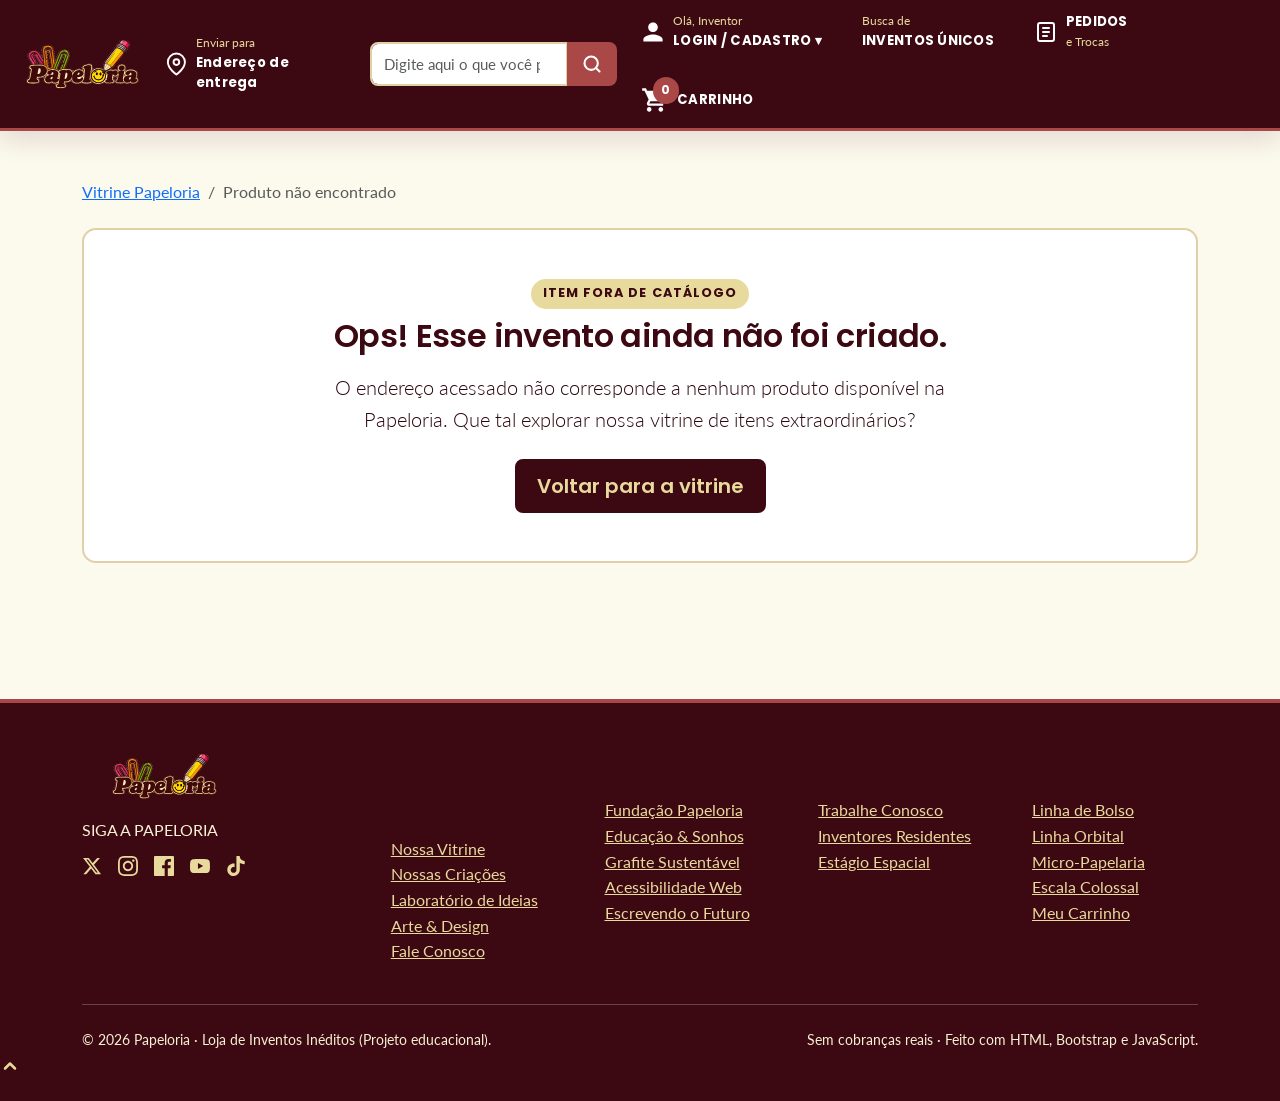
<file: produto.html>
<!doctype html>
<html lang="pt-BR">

<head>
  <meta charset="utf-8">
  <meta name="viewport" content="width=device-width, initial-scale=1">
  <meta name="description" content="Conheça os detalhes técnicos e o modo de uso dos produtos inéditos da Papeloria.">
  <meta property="og:title" content="Papeloria | Detalhes do Invento">
  <meta property="og:type" content="product">
  <title>Papeloria | Detalhes do Produto</title>
  <link rel="icon" type="image/svg+xml" href="assets/favicon.svg">
  <link rel="preconnect" href="https://fonts.googleapis.com">
  <link rel="preconnect" href="https://fonts.gstatic.com" crossorigin>
  <link href="https://fonts.googleapis.com/css2?family=Lato:wght@400;700&family=Montserrat:wght@700;800&family=Poppins:wght@500;600;700&display=swap" rel="stylesheet">
  <link href="https://cdn.jsdelivr.net/npm/bootstrap@5.3.3/dist/css/bootstrap.min.css" rel="stylesheet">
  <link rel="stylesheet" href="css/styles.css">
</head>

<body>
  <a class="skip-link" href="#conteudo">Pular para o conteúdo principal</a>

  <header class="site-header">
    <nav class="navbar navbar-expand-xl py-2" aria-label="Navegação principal">
      <div class="container-fluid px-lg-4 gap-3">
        <!-- Logo Papeloria -->
        <a class="navbar-brand m-0" href="index.html" aria-label="Papeloria - Página inicial">
          <img src="assets/papeloria_logo_melhorada.svg" alt="Logotipo da Papeloria" class="brand-logo" width="160" height="48">
        </a>

        <!-- Botão Menu Mobile -->
        <button class="navbar-toggler header-toggler" type="button" data-bs-toggle="collapse" data-bs-target="#menuPrincipal"
          aria-controls="menuPrincipal" aria-expanded="false" aria-label="Abrir menu de navegação">
          <span class="navbar-toggler-icon"></span>
        </button>

        <div class="collapse navbar-collapse gap-3 mt-3 mt-xl-0" id="menuPrincipal">
          <!-- Endereço de entrega (atualizado dinamicamente após busca de CEP) -->
          <a href="checkout.html#cep" class="header-action-item d-flex align-items-center gap-2 text-decoration-none">
            <svg width="24" height="24" viewBox="0 0 24 24" fill="none" stroke="currentColor" stroke-width="2" stroke-linecap="round" stroke-linejoin="round" aria-hidden="true">
              <path d="M21 10c0 7-9 13-9 13s-9-6-9-13a9 9 0 0 1 18 0z"></path>
              <circle cx="12" cy="10" r="3"></circle>
            </svg>
            <div class="lh-sm">
              <span class="d-block header-subtext">Enviar para</span>
              <strong class="header-maintext" data-header-endereco>Endereço de entrega</strong>
            </div>
          </a>

          <!-- Barra de Pesquisa Central -->
          <form class="header-search-form flex-grow-1 my-2 my-xl-0" role="search" action="index.html#vitrine">
            <label for="buscaHeader" class="visually-hidden">Digite aqui o que você procura</label>
            <div class="input-group">
              <input id="buscaHeader" type="search" class="form-control header-search-input" placeholder="Digite aqui o que você procura" autocomplete="off">
              <button class="btn header-search-btn" type="submit" aria-label="Buscar produtos">
                <svg width="20" height="20" viewBox="0 0 24 24" fill="none" stroke="currentColor" stroke-width="2.5" stroke-linecap="round" stroke-linejoin="round" aria-hidden="true">
                  <circle cx="11" cy="11" r="8"></circle>
                  <line x1="21" y1="21" x2="16.65" y2="16.65"></line>
                </svg>
              </button>
            </div>
          </form>

          <!-- Links Institucionais & Usuário -->
          <div class="d-flex flex-wrap align-items-center gap-3 gap-xl-4">
            <div class="lh-sm d-none d-xxl-block">
              <a href="#topo" class="d-block header-link-small">Nossas Lojas</a>
              <a href="#topo" class="d-block header-link-small">Atendimento</a>
            </div>

            <!-- Saudação do Cliente (atualizada dinamicamente com o nome digitado) -->
            <a href="checkout.html#nome" class="header-action-item d-flex align-items-center gap-2 text-decoration-none">
              <svg width="24" height="24" viewBox="0 0 24 24" fill="currentColor" aria-hidden="true">
                <path d="M12 12c2.7 0 4.8-2.1 4.8-4.8S14.7 2.4 12 2.4 7.2 4.5 7.2 7.2 9.3 12 12 12zm0 2.4c-3.2 0-9.6 1.6-9.6 4.8v2.4h19.2v-2.4c0-3.2-6.4-4.8-9.6-4.8z"/>
              </svg>
              <div class="lh-sm">
                <span class="d-block header-subtext" data-header-usuario>Olá, Inventor</span>
                <strong class="header-maintext">LOGIN / CADASTRO ▾</strong>
              </div>
            </a>

            <!-- Busca Temática -->
            <a href="index.html#vitrine" class="header-action-item lh-sm text-decoration-none d-none d-lg-block">
              <span class="d-block header-subtext">Busca de</span>
              <strong class="header-maintext">INVENTOS ÚNICOS</strong>
            </a>

            <!-- Pedidos e Trocas -->
            <a href="sucesso.html" class="header-action-item d-flex align-items-center gap-2 text-decoration-none">
              <svg width="24" height="24" viewBox="0 0 24 24" fill="none" stroke="currentColor" stroke-width="2" stroke-linecap="round" stroke-linejoin="round" aria-hidden="true">
                <rect x="4" y="3" width="16" height="18" rx="2"></rect>
                <line x1="9" y1="8" x2="15" y2="8"></line>
                <line x1="9" y1="12" x2="15" y2="12"></line>
                <line x1="9" y1="16" x2="13" y2="16"></line>
              </svg>
              <div class="lh-sm">
                <strong class="d-block header-maintext">PEDIDOS</strong>
                <span class="header-subtext">e Trocas</span>
              </div>
            </a>

            <!-- Carrinho -->
            <a href="checkout.html" class="header-action-item d-flex align-items-center gap-2 text-decoration-none position-relative" aria-label="Ir para o carrinho">
              <div class="position-relative">
                <svg width="28" height="28" viewBox="0 0 24 24" fill="currentColor" aria-hidden="true">
                  <path d="M7 18c-1.1 0-1.99.9-1.99 2S5.9 22 7 22s2-.9 2-2-.9-2-2-2zM1 2v2h2l3.6 7.59-1.35 2.45c-.16.28-.25.61-.25.96 0 1.1.9 2 2 2h12v-2H7.42c-.14 0-.25-.11-.25-.25l.03-.12.9-1.63h7.45c.75 0 1.41-.41 1.75-1.03l3.58-6.49A1.003 1.003 0 0 0 20 4H5.21l-.94-2H1zm16 16c-1.1 0-1.99.9-1.99 2s.89 2 1.99 2 2-.9 2-2-.9-2-2-2z"/>
                </svg>
                <span class="cart-badge header-cart-badge" data-cart-count>0</span>
              </div>
              <strong class="header-maintext">CARRINHO</strong>
            </a>
          </div>
        </div>
      </div>
    </nav>
  </header>

  <main id="conteudo" class="container py-5">
    <nav aria-label="Caminho de navegação" class="mb-4">
      <ol class="breadcrumb">
        <li class="breadcrumb-item"><a href="index.html">Vitrine Papeloria</a></li>
        <li id="breadcrumbProduto" class="breadcrumb-item active" aria-current="page">Carregando...</li>
      </ol>
    </nav>

    <div id="detalheProdutoContainer"></div>
  </main>

  <footer class="site-footer pt-5 pb-4">
    <div class="container">
      <div class="row g-4 justify-content-between">
        <!-- Coluna 1: Logo e Redes Sociais -->
        <div class="col-12 col-lg-3">
          <a href="index.html" class="d-inline-block mb-3" aria-label="Papeloria - Voltar ao início">
            <img src="assets/papeloria_logo_melhorada.svg" alt="Logotipo da Papeloria" class="footer-logo" width="165" height="50">
          </a>
          <p class="footer-heading mb-2">SIGA A PAPELORIA</p>
          <ul class="list-unstyled d-flex align-items-center gap-3 mb-0">
            <li>
              <a href="#topo" class="social-link" aria-label="X (Twitter) da Papeloria">
                <svg width="20" height="20" viewBox="0 0 24 24" fill="currentColor" aria-hidden="true">
                  <path d="M18.244 2.25h3.308l-7.227 8.26 8.502 11.24H16.17l-5.214-6.817L4.99 21.75H1.68l7.73-8.835L1.254 2.25H8.08l4.713 6.231zm-1.161 17.52h1.833L7.084 4.126H5.117z"/>
                </svg>
              </a>
            </li>
            <li>
              <a href="#topo" class="social-link" aria-label="Instagram da Papeloria">
                <svg width="20" height="20" viewBox="0 0 24 24" fill="currentColor" aria-hidden="true">
                  <path d="M12 2.163c3.204 0 3.584.012 4.85.07 3.252.148 4.771 1.691 4.919 4.919.058 1.265.069 1.645.069 4.849 0 3.205-.012 3.584-.069 4.849-.149 3.225-1.664 4.771-4.919 4.919-1.266.058-1.644.07-4.85.07-3.204 0-3.584-.012-4.849-.07-3.26-.149-4.771-1.699-4.919-4.92-.058-1.265-.07-1.644-.07-4.849 0-3.204.013-3.583.07-4.849.149-3.227 1.664-4.771 4.919-4.919 1.266-.057 1.645-.069 4.849-.069zm0-2.163c-3.259 0-3.667.014-4.947.072-4.358.2-6.78 2.618-6.98 6.98-.059 1.281-.073 1.689-.073 4.948 0 3.259.014 3.668.072 4.948.2 4.358 2.618 6.78 6.98 6.98 1.281.058 1.689.072 4.948.072 3.259 0 3.668-.014 4.948-.072 4.354-.2 6.782-2.618 6.979-6.98.059-1.28.073-1.689.073-4.948 0-3.259-.014-3.667-.072-4.947-.196-4.354-2.617-6.78-6.979-6.98-1.281-.059-1.69-.073-4.949-.073zm0 5.838c-3.403 0-6.162 2.759-6.162 6.162s2.759 6.163 6.162 6.163 6.162-2.759 6.162-6.163c0-3.403-2.759-6.162-6.162-6.162zm0 10.162c-2.209 0-4-1.79-4-4 0-2.209 1.791-4 4-4s4 1.791 4 4c0 2.21-1.791 4-4 4zm6.406-11.845c-.796 0-1.441.645-1.441 1.44s.645 1.44 1.441 1.44c.795 0 1.439-.645 1.439-1.44s-.644-1.44-1.439-1.44z"/>
                </svg>
              </a>
            </li>
            <li>
              <a href="#topo" class="social-link" aria-label="Facebook da Papeloria">
                <svg width="20" height="20" viewBox="0 0 24 24" fill="currentColor" aria-hidden="true">
                  <path d="M22.675 0h-21.35c-.732 0-1.325.593-1.325 1.325v21.351c0 .731.593 1.324 1.325 1.324h11.495v-9.294h-3.128v-3.622h3.128v-2.671c0-3.1 1.893-4.788 4.659-4.788 1.325 0 2.463.099 2.795.143v3.24l-1.918.001c-1.504 0-1.795.715-1.795 1.763v2.313h3.587l-.467 3.622h-3.12v9.293h6.116c.73 0 1.323-.593 1.323-1.325v-21.35c0-.732-.593-1.325-1.325-1.325z"/>
                </svg>
              </a>
            </li>
            <li>
              <a href="#topo" class="social-link" aria-label="YouTube da Papeloria">
                <svg width="20" height="20" viewBox="0 0 24 24" fill="currentColor" aria-hidden="true">
                  <path d="M23.498 6.186a3.016 3.016 0 0 0-2.122-2.136C19.505 3.545 12 3.545 12 3.545s-7.505 0-9.377.505A3.017 3.017 0 0 0 .502 6.186C0 8.07 0 12 0 12s0 3.93.502 5.814a3.016 3.016 0 0 0 2.122 2.136c1.871.505 9.376.505 9.376.505s7.505 0 9.377-.505a3.015 3.015 0 0 0 2.122-2.136C24 15.93 24 12 24 12s0-3.93-.502-5.814zM9.545 15.568V8.432L15.818 12l-6.273 3.568z"/>
                </svg>
              </a>
            </li>
            <li>
              <a href="#topo" class="social-link" aria-label="TikTok da Papeloria">
                <svg width="20" height="20" viewBox="0 0 24 24" fill="currentColor" aria-hidden="true">
                  <path d="M12.525.02c1.31-.02 2.61-.01 3.91-.02.08 1.53.63 3.09 1.75 4.17 1.12 1.11 2.7 1.62 4.24 1.79v4.03c-1.44-.05-2.89-.35-4.2-.97-.57-.26-1.1-.59-1.62-.93-.01 2.92.01 5.84-.02 8.75-.08 1.4-.54 2.79-1.35 3.94-1.31 1.92-3.58 3.17-5.91 3.21-1.43.08-2.86-.31-4.08-1.03-2.02-1.19-3.44-3.37-3.65-5.71-.02-.5-.03-1-.01-1.49.18-1.9 1.12-3.72 2.58-4.96 1.66-1.44 3.98-2.13 6.15-1.72.02 1.48-.04 2.96-.04 4.44-.99-.32-2.15-.23-3.02.37-.63.41-1.11 1.04-1.36 1.75-.21.51-.15 1.07-.14 1.61.24 1.64 1.82 3.02 3.5 2.87 1.12-.01 2.19-.66 2.77-1.61.19-.33.4-.67.41-1.06.1-1.79.06-3.57.07-5.36.01-4.03-.01-8.05.02-12.07z"/>
                </svg>
              </a>
            </li>
          </ul>
        </div>

        <!-- Coluna 2: A Loja -->
        <div class="col-6 col-md-4 col-lg-2">
          <h2 class="footer-heading">A PAPELORIA</h2>
          <ul class="list-unstyled footer-links">
            <li><a href="index.html">Nossa Vitrine</a></li>
            <li><a href="index.html#vitrine">Nossas Criações</a></li>
            <li><a href="#topo">Laboratório de Ideias</a></li>
            <li><a href="#topo">Arte & Design</a></li>
            <li><a href="checkout.html">Fale Conosco</a></li>
          </ul>
        </div>

        <!-- Coluna 3: Compromissos -->
        <div class="col-6 col-md-4 col-lg-2">
          <h2 class="footer-heading">COMPROMISSOS</h2>
          <ul class="list-unstyled footer-links">
            <li><a href="#topo">Fundação Papeloria</a></li>
            <li><a href="#topo">Educação & Sonhos</a></li>
            <li><a href="#topo">Grafite Sustentável</a></li>
            <li><a href="#topo">Acessibilidade Web</a></li>
            <li><a href="#topo">Escrevendo o Futuro</a></li>
          </ul>
        </div>

        <!-- Coluna 4: Carreiras -->
        <div class="col-6 col-md-4 col-lg-2">
          <h2 class="footer-heading">CARREIRAS</h2>
          <ul class="list-unstyled footer-links">
            <li><a href="#topo">Trabalhe Conosco</a></li>
            <li><a href="#topo">Inventores Residentes</a></li>
            <li><a href="#topo">Estágio Espacial</a></li>
          </ul>
        </div>

        <!-- Coluna 5: Catálogo & Novidades -->
        <div class="col-6 col-md-6 col-lg-2">
          <h2 class="footer-heading">CATÁLOGO</h2>
          <ul class="list-unstyled footer-links">
            <li><a href="produto.html?id=1">Linha de Bolso</a></li>
            <li><a href="produto.html?id=3">Linha Orbital</a></li>
            <li><a href="produto.html?id=4">Micro-Papelaria</a></li>
            <li><a href="produto.html?id=5">Escala Colossal</a></li>
            <li><a href="checkout.html">Meu Carrinho</a></li>
          </ul>
        </div>
      </div>

      <hr class="footer-divider my-4">

      <div class="d-flex flex-column flex-sm-row justify-content-between align-items-center gap-2 small footer-bottom">
        <p class="mb-0">© 2026 Papeloria · Loja de Inventos Inéditos (Projeto educacional).</p>
        <p class="mb-0">Sem cobranças reais · Feito com HTML, Bootstrap e JavaScript.</p>
      </div>
    </div>

    <!-- Botão flutuante Voltar ao Topo (estilo referência) -->
    <a href="#topo" class="back-to-top" aria-label="Voltar ao topo da página" title="Voltar ao topo">
      <svg width="20" height="20" viewBox="0 0 24 24" fill="none" stroke="currentColor" stroke-width="3" stroke-linecap="round" stroke-linejoin="round" aria-hidden="true">
        <polyline points="18 15 12 9 6 15"></polyline>
      </svg>
    </a>
  </footer>

  <script src="https://cdn.jsdelivr.net/npm/bootstrap@5.3.3/dist/js/bootstrap.bundle.min.js" defer></script>
  <script src="js/catalog.js" defer></script>
  <script src="js/storage.js" defer></script>
  <script src="js/product.js" defer></script>
</body>

</html>
</file>
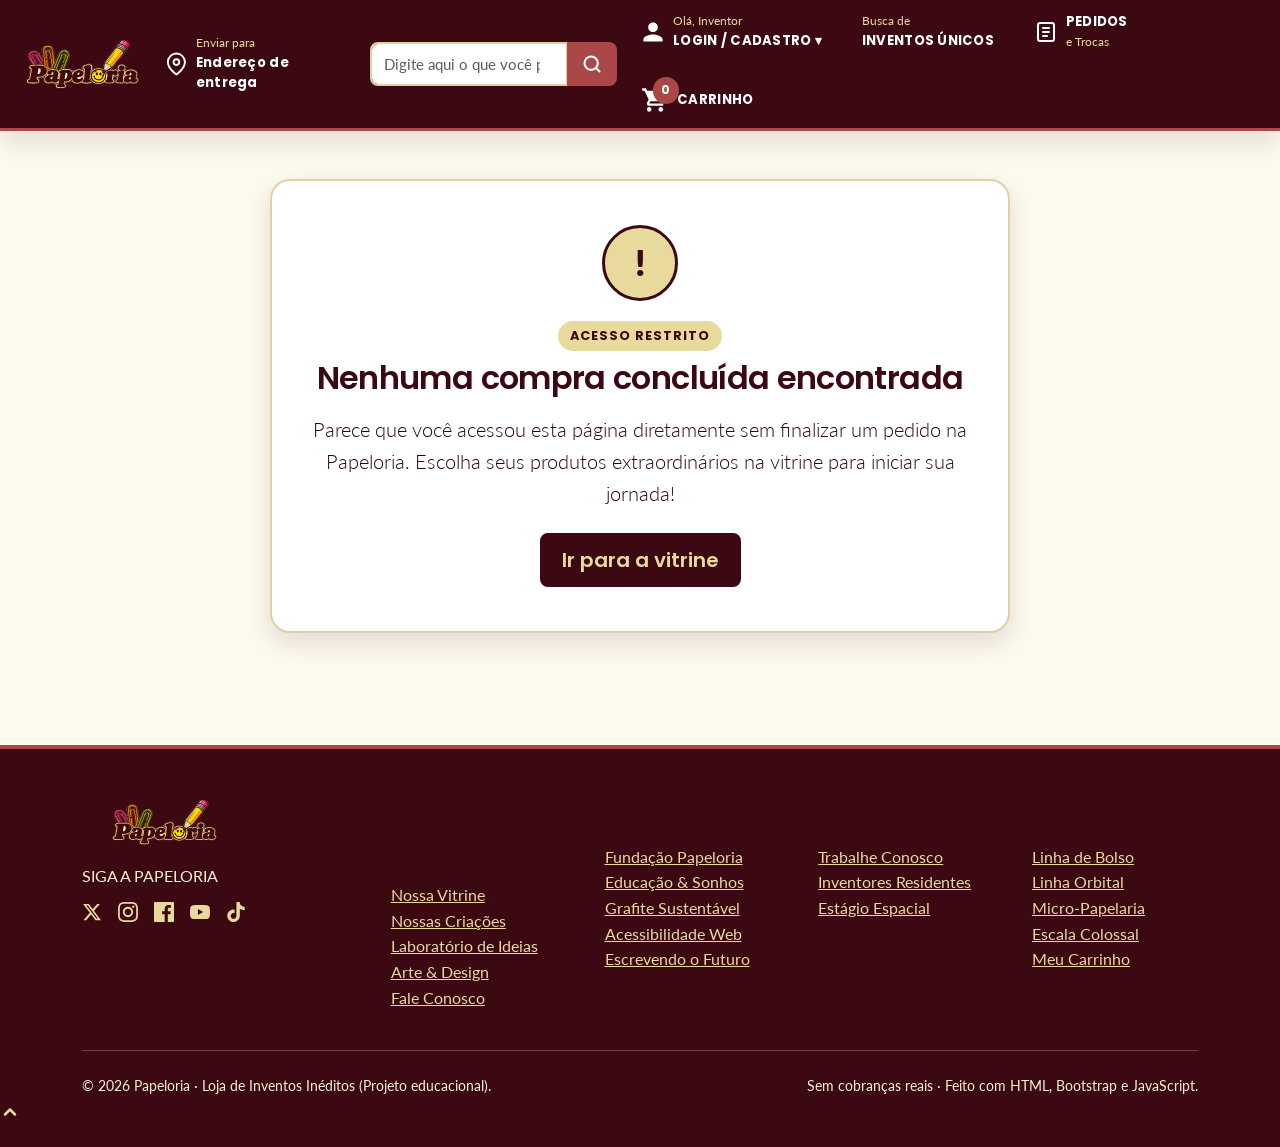
<file: sucesso.html>
<!doctype html>
<html lang="pt-BR">

<head>
  <meta charset="utf-8">
  <meta name="viewport" content="width=device-width, initial-scale=1">
  <meta name="description" content="Confirmação do pedido realizado na Papeloria.">
  <title>Papeloria | Compra Concluída</title>
  <link rel="icon" type="image/svg+xml" href="assets/favicon.svg">
  <link rel="preconnect" href="https://fonts.googleapis.com">
  <link rel="preconnect" href="https://fonts.gstatic.com" crossorigin>
  <link href="https://fonts.googleapis.com/css2?family=Lato:wght@400;700&family=Montserrat:wght@700;800&family=Poppins:wght@500;600;700&display=swap" rel="stylesheet">
  <link href="https://cdn.jsdelivr.net/npm/bootstrap@5.3.3/dist/css/bootstrap.min.css" rel="stylesheet">
  <link rel="stylesheet" href="css/styles.css">
</head>

<body>
  <a class="skip-link" href="#conteudo">Pular para o conteúdo principal</a>

  <header class="site-header">
    <nav class="navbar navbar-expand-xl py-2" aria-label="Navegação principal">
      <div class="container-fluid px-lg-4 gap-3">
        <!-- Logo Papeloria -->
        <a class="navbar-brand m-0" href="index.html" aria-label="Papeloria - Página inicial">
          <img src="assets/papeloria_logo_melhorada.svg" alt="Logotipo da Papeloria" class="brand-logo" width="160" height="48">
        </a>

        <!-- Botão Menu Mobile -->
        <button class="navbar-toggler header-toggler" type="button" data-bs-toggle="collapse" data-bs-target="#menuPrincipal"
          aria-controls="menuPrincipal" aria-expanded="false" aria-label="Abrir menu de navegação">
          <span class="navbar-toggler-icon"></span>
        </button>

        <div class="collapse navbar-collapse gap-3 mt-3 mt-xl-0" id="menuPrincipal">
          <!-- Endereço de entrega (atualizado dinamicamente após busca de CEP) -->
          <a href="checkout.html#cep" class="header-action-item d-flex align-items-center gap-2 text-decoration-none">
            <svg width="24" height="24" viewBox="0 0 24 24" fill="none" stroke="currentColor" stroke-width="2" stroke-linecap="round" stroke-linejoin="round" aria-hidden="true">
              <path d="M21 10c0 7-9 13-9 13s-9-6-9-13a9 9 0 0 1 18 0z"></path>
              <circle cx="12" cy="10" r="3"></circle>
            </svg>
            <div class="lh-sm">
              <span class="d-block header-subtext">Enviar para</span>
              <strong class="header-maintext" data-header-endereco>Endereço de entrega</strong>
            </div>
          </a>

          <!-- Barra de Pesquisa Central -->
          <form class="header-search-form flex-grow-1 my-2 my-xl-0" role="search" action="index.html#vitrine">
            <label for="buscaHeader" class="visually-hidden">Digite aqui o que você procura</label>
            <div class="input-group">
              <input id="buscaHeader" type="search" class="form-control header-search-input" placeholder="Digite aqui o que você procura" autocomplete="off">
              <button class="btn header-search-btn" type="submit" aria-label="Buscar produtos">
                <svg width="20" height="20" viewBox="0 0 24 24" fill="none" stroke="currentColor" stroke-width="2.5" stroke-linecap="round" stroke-linejoin="round" aria-hidden="true">
                  <circle cx="11" cy="11" r="8"></circle>
                  <line x1="21" y1="21" x2="16.65" y2="16.65"></line>
                </svg>
              </button>
            </div>
          </form>

          <!-- Links Institucionais & Usuário -->
          <div class="d-flex flex-wrap align-items-center gap-3 gap-xl-4">
            <div class="lh-sm d-none d-xxl-block">
              <a href="#topo" class="d-block header-link-small">Nossas Lojas</a>
              <a href="#topo" class="d-block header-link-small">Atendimento</a>
            </div>

            <!-- Saudação do Cliente (atualizada dinamicamente com o nome digitado) -->
            <a href="checkout.html#nome" class="header-action-item d-flex align-items-center gap-2 text-decoration-none">
              <svg width="24" height="24" viewBox="0 0 24 24" fill="currentColor" aria-hidden="true">
                <path d="M12 12c2.7 0 4.8-2.1 4.8-4.8S14.7 2.4 12 2.4 7.2 4.5 7.2 7.2 9.3 12 12 12zm0 2.4c-3.2 0-9.6 1.6-9.6 4.8v2.4h19.2v-2.4c0-3.2-6.4-4.8-9.6-4.8z"/>
              </svg>
              <div class="lh-sm">
                <span class="d-block header-subtext" data-header-usuario>Olá, Inventor</span>
                <strong class="header-maintext">LOGIN / CADASTRO ▾</strong>
              </div>
            </a>

            <!-- Busca Temática -->
            <a href="index.html#vitrine" class="header-action-item lh-sm text-decoration-none d-none d-lg-block">
              <span class="d-block header-subtext">Busca de</span>
              <strong class="header-maintext">INVENTOS ÚNICOS</strong>
            </a>

            <!-- Pedidos e Trocas -->
            <a href="sucesso.html" class="header-action-item d-flex align-items-center gap-2 text-decoration-none">
              <svg width="24" height="24" viewBox="0 0 24 24" fill="none" stroke="currentColor" stroke-width="2" stroke-linecap="round" stroke-linejoin="round" aria-hidden="true">
                <rect x="4" y="3" width="16" height="18" rx="2"></rect>
                <line x1="9" y1="8" x2="15" y2="8"></line>
                <line x1="9" y1="12" x2="15" y2="12"></line>
                <line x1="9" y1="16" x2="13" y2="16"></line>
              </svg>
              <div class="lh-sm">
                <strong class="d-block header-maintext">PEDIDOS</strong>
                <span class="header-subtext">e Trocas</span>
              </div>
            </a>

            <!-- Carrinho -->
            <a href="checkout.html" class="header-action-item d-flex align-items-center gap-2 text-decoration-none position-relative" aria-label="Ir para o carrinho">
              <div class="position-relative">
                <svg width="28" height="28" viewBox="0 0 24 24" fill="currentColor" aria-hidden="true">
                  <path d="M7 18c-1.1 0-1.99.9-1.99 2S5.9 22 7 22s2-.9 2-2-.9-2-2-2zM1 2v2h2l3.6 7.59-1.35 2.45c-.16.28-.25.61-.25.96 0 1.1.9 2 2 2h12v-2H7.42c-.14 0-.25-.11-.25-.25l.03-.12.9-1.63h7.45c.75 0 1.41-.41 1.75-1.03l3.58-6.49A1.003 1.003 0 0 0 20 4H5.21l-.94-2H1zm16 16c-1.1 0-1.99.9-1.99 2s.89 2 1.99 2 2-.9 2-2-.9-2-2-2z"/>
                </svg>
                <span class="cart-badge header-cart-badge" data-cart-count>0</span>
              </div>
              <strong class="header-maintext">CARRINHO</strong>
            </a>
          </div>
        </div>
      </div>
    </nav>
  </header>

  <main id="conteudo" class="container py-5">
    <section id="painelSucesso" class="success-panel mx-auto text-center" aria-labelledby="titulo-sucesso">
      <div class="success-icon" aria-hidden="true">✓</div>
      <p class="eyebrow mb-2">Pedido Simulado Concluído</p>
      <h1 id="titulo-sucesso" class="mb-3">Compra concluída com sucesso!</h1>
      <p class="lead" id="mensagemCliente"></p>

      <dl class="order-data">
        <div>
          <dt>Número do pedido</dt>
          <dd id="numeroPedido">-</dd>
        </div>
        <div>
          <dt>Destino</dt>
          <dd id="destinoPedido">-</dd>
        </div>
        <div>
          <dt>Pagamento</dt>
          <dd id="pagamentoPedido">-</dd>
        </div>
        <div>
          <dt>Total pago</dt>
          <dd id="totalPedido">-</dd>
        </div>
      </dl>

      <div class="text-start specs-box mb-4">
        <h2 class="h5 mb-3">Itens do pedido</h2>
        <ul id="itensPedidoSucesso" class="list-unstyled mb-0"></ul>
      </div>

      <a class="btn btn-papeloria btn-lg" href="index.html">Voltar para a Papeloria</a>
    </section>
  </main>

  <footer class="site-footer pt-5 pb-4">
    <div class="container">
      <div class="row g-4 justify-content-between">
        <!-- Coluna 1: Logo e Redes Sociais -->
        <div class="col-12 col-lg-3">
          <a href="index.html" class="d-inline-block mb-3" aria-label="Papeloria - Voltar ao início">
            <img src="assets/papeloria_logo_melhorada.svg" alt="Logotipo da Papeloria" class="footer-logo" width="165" height="50">
          </a>
          <p class="footer-heading mb-2">SIGA A PAPELORIA</p>
          <ul class="list-unstyled d-flex align-items-center gap-3 mb-0">
            <li>
              <a href="#topo" class="social-link" aria-label="X (Twitter) da Papeloria">
                <svg width="20" height="20" viewBox="0 0 24 24" fill="currentColor" aria-hidden="true">
                  <path d="M18.244 2.25h3.308l-7.227 8.26 8.502 11.24H16.17l-5.214-6.817L4.99 21.75H1.68l7.73-8.835L1.254 2.25H8.08l4.713 6.231zm-1.161 17.52h1.833L7.084 4.126H5.117z"/>
                </svg>
              </a>
            </li>
            <li>
              <a href="#topo" class="social-link" aria-label="Instagram da Papeloria">
                <svg width="20" height="20" viewBox="0 0 24 24" fill="currentColor" aria-hidden="true">
                  <path d="M12 2.163c3.204 0 3.584.012 4.85.07 3.252.148 4.771 1.691 4.919 4.919.058 1.265.069 1.645.069 4.849 0 3.205-.012 3.584-.069 4.849-.149 3.225-1.664 4.771-4.919 4.919-1.266.058-1.644.07-4.85.07-3.204 0-3.584-.012-4.849-.07-3.26-.149-4.771-1.699-4.919-4.92-.058-1.265-.07-1.644-.07-4.849 0-3.204.013-3.583.07-4.849.149-3.227 1.664-4.771 4.919-4.919 1.266-.057 1.645-.069 4.849-.069zm0-2.163c-3.259 0-3.667.014-4.947.072-4.358.2-6.78 2.618-6.98 6.98-.059 1.281-.073 1.689-.073 4.948 0 3.259.014 3.668.072 4.948.2 4.358 2.618 6.78 6.98 6.98 1.281.058 1.689.072 4.948.072 3.259 0 3.668-.014 4.948-.072 4.354-.2 6.782-2.618 6.979-6.98.059-1.28.073-1.689.073-4.948 0-3.259-.014-3.667-.072-4.947-.196-4.354-2.617-6.78-6.979-6.98-1.281-.059-1.69-.073-4.949-.073zm0 5.838c-3.403 0-6.162 2.759-6.162 6.162s2.759 6.163 6.162 6.163 6.162-2.759 6.162-6.163c0-3.403-2.759-6.162-6.162-6.162zm0 10.162c-2.209 0-4-1.79-4-4 0-2.209 1.791-4 4-4s4 1.791 4 4c0 2.21-1.791 4-4 4zm6.406-11.845c-.796 0-1.441.645-1.441 1.44s.645 1.44 1.441 1.44c.795 0 1.439-.645 1.439-1.44s-.644-1.44-1.439-1.44z"/>
                </svg>
              </a>
            </li>
            <li>
              <a href="#topo" class="social-link" aria-label="Facebook da Papeloria">
                <svg width="20" height="20" viewBox="0 0 24 24" fill="currentColor" aria-hidden="true">
                  <path d="M22.675 0h-21.35c-.732 0-1.325.593-1.325 1.325v21.351c0 .731.593 1.324 1.325 1.324h11.495v-9.294h-3.128v-3.622h3.128v-2.671c0-3.1 1.893-4.788 4.659-4.788 1.325 0 2.463.099 2.795.143v3.24l-1.918.001c-1.504 0-1.795.715-1.795 1.763v2.313h3.587l-.467 3.622h-3.12v9.293h6.116c.73 0 1.323-.593 1.323-1.325v-21.35c0-.732-.593-1.325-1.325-1.325z"/>
                </svg>
              </a>
            </li>
            <li>
              <a href="#topo" class="social-link" aria-label="YouTube da Papeloria">
                <svg width="20" height="20" viewBox="0 0 24 24" fill="currentColor" aria-hidden="true">
                  <path d="M23.498 6.186a3.016 3.016 0 0 0-2.122-2.136C19.505 3.545 12 3.545 12 3.545s-7.505 0-9.377.505A3.017 3.017 0 0 0 .502 6.186C0 8.07 0 12 0 12s0 3.93.502 5.814a3.016 3.016 0 0 0 2.122 2.136c1.871.505 9.376.505 9.376.505s7.505 0 9.377-.505a3.015 3.015 0 0 0 2.122-2.136C24 15.93 24 12 24 12s0-3.93-.502-5.814zM9.545 15.568V8.432L15.818 12l-6.273 3.568z"/>
                </svg>
              </a>
            </li>
            <li>
              <a href="#topo" class="social-link" aria-label="TikTok da Papeloria">
                <svg width="20" height="20" viewBox="0 0 24 24" fill="currentColor" aria-hidden="true">
                  <path d="M12.525.02c1.31-.02 2.61-.01 3.91-.02.08 1.53.63 3.09 1.75 4.17 1.12 1.11 2.7 1.62 4.24 1.79v4.03c-1.44-.05-2.89-.35-4.2-.97-.57-.26-1.1-.59-1.62-.93-.01 2.92.01 5.84-.02 8.75-.08 1.4-.54 2.79-1.35 3.94-1.31 1.92-3.58 3.17-5.91 3.21-1.43.08-2.86-.31-4.08-1.03-2.02-1.19-3.44-3.37-3.65-5.71-.02-.5-.03-1-.01-1.49.18-1.9 1.12-3.72 2.58-4.96 1.66-1.44 3.98-2.13 6.15-1.72.02 1.48-.04 2.96-.04 4.44-.99-.32-2.15-.23-3.02.37-.63.41-1.11 1.04-1.36 1.75-.21.51-.15 1.07-.14 1.61.24 1.64 1.82 3.02 3.5 2.87 1.12-.01 2.19-.66 2.77-1.61.19-.33.4-.67.41-1.06.1-1.79.06-3.57.07-5.36.01-4.03-.01-8.05.02-12.07z"/>
                </svg>
              </a>
            </li>
          </ul>
        </div>

        <!-- Coluna 2: A Loja -->
        <div class="col-6 col-md-4 col-lg-2">
          <h2 class="footer-heading">A PAPELORIA</h2>
          <ul class="list-unstyled footer-links">
            <li><a href="index.html">Nossa Vitrine</a></li>
            <li><a href="index.html#vitrine">Nossas Criações</a></li>
            <li><a href="#topo">Laboratório de Ideias</a></li>
            <li><a href="#topo">Arte & Design</a></li>
            <li><a href="checkout.html">Fale Conosco</a></li>
          </ul>
        </div>

        <!-- Coluna 3: Compromissos -->
        <div class="col-6 col-md-4 col-lg-2">
          <h2 class="footer-heading">COMPROMISSOS</h2>
          <ul class="list-unstyled footer-links">
            <li><a href="#topo">Fundação Papeloria</a></li>
            <li><a href="#topo">Educação & Sonhos</a></li>
            <li><a href="#topo">Grafite Sustentável</a></li>
            <li><a href="#topo">Acessibilidade Web</a></li>
            <li><a href="#topo">Escrevendo o Futuro</a></li>
          </ul>
        </div>

        <!-- Coluna 4: Carreiras -->
        <div class="col-6 col-md-4 col-lg-2">
          <h2 class="footer-heading">CARREIRAS</h2>
          <ul class="list-unstyled footer-links">
            <li><a href="#topo">Trabalhe Conosco</a></li>
            <li><a href="#topo">Inventores Residentes</a></li>
            <li><a href="#topo">Estágio Espacial</a></li>
          </ul>
        </div>

        <!-- Coluna 5: Catálogo & Novidades -->
        <div class="col-6 col-md-6 col-lg-2">
          <h2 class="footer-heading">CATÁLOGO</h2>
          <ul class="list-unstyled footer-links">
            <li><a href="produto.html?id=1">Linha de Bolso</a></li>
            <li><a href="produto.html?id=3">Linha Orbital</a></li>
            <li><a href="produto.html?id=4">Micro-Papelaria</a></li>
            <li><a href="produto.html?id=5">Escala Colossal</a></li>
            <li><a href="checkout.html">Meu Carrinho</a></li>
          </ul>
        </div>
      </div>

      <hr class="footer-divider my-4">

      <div class="d-flex flex-column flex-sm-row justify-content-between align-items-center gap-2 small footer-bottom">
        <p class="mb-0">© 2026 Papeloria · Loja de Inventos Inéditos (Projeto educacional).</p>
        <p class="mb-0">Sem cobranças reais · Feito com HTML, Bootstrap e JavaScript.</p>
      </div>
    </div>

    <!-- Botão flutuante Voltar ao Topo (estilo referência) -->
    <a href="#topo" class="back-to-top" aria-label="Voltar ao topo da página" title="Voltar ao topo">
      <svg width="20" height="20" viewBox="0 0 24 24" fill="none" stroke="currentColor" stroke-width="3" stroke-linecap="round" stroke-linejoin="round" aria-hidden="true">
        <polyline points="18 15 12 9 6 15"></polyline>
      </svg>
    </a>
  </footer>

  <script src="js/catalog.js" defer></script>
  <script src="js/storage.js" defer></script>
  <script src="js/success.js" defer></script>
</body>

</html>
</file>
<file: css/styles.css>
/* ==========================================================================
   PAPELORIA — Identidade Visual & Estilos Customizados
   Paleta:
   - Aubergine:     #3c0912
   - Zombie:        #e8d99c
   - Apple Blossom: #a94846
   - Mauvelous:     #ee95ac
   Tipografia: Montserrat (Títulos), Poppins (Subtítulos), Lato (Corpo)
   ========================================================================== */

:root {
  /* Paleta Principal */
  --color-aubergine: #3c0912;
  --color-aubergine-light: #59121f;
  --color-zombie: #e8d99c;
  --color-zombie-soft: #f7f1d5;
  --color-zombie-tint: #fcf9ed;
  --color-apple: #a94846;
  --color-apple-dark: #883533;
  --color-mauvelous: #ee95ac;
  --color-mauvelous-soft: #fad8e1;

  /* Neutros e Semânticos */
  --color-white: #ffffff;
  --color-ink: #2b070e;
  --color-muted: #5f3a41;
  --color-border: #dfd0a8;
  --color-success-bg: #e6f4ea;
  --color-success-ink: #14532d;
  --color-error-bg: #fde8e8;
  --color-error-ink: #881313;

  /* Tipografia */
  --font-heading: "Montserrat", sans-serif;
  --font-subheading: "Poppins", sans-serif;
  --font-body: "Lato", sans-serif;

  /* Padrões de UI */
  --radius-sm: 0.5rem;
  --radius-md: 0.875rem;
  --radius-lg: 1.25rem;
  --shadow-sm: 0 4px 12px rgba(60, 9, 18, 0.06);
  --shadow-md: 0 10px 24px rgba(60, 9, 18, 0.12);
  --transition-base: 0.2s ease;
}

/* Base & Tipografia */
html {
  scroll-behavior: smooth;
}

body {
  font-family: var(--font-body);
  color: var(--color-ink);
  background-color: var(--color-zombie-tint);
  line-height: 1.6;
  overflow-x: hidden;
  display: flex;
  flex-direction: column;
  min-height: 100vh;
}

main {
  flex: 1;
}

h1, .h1 {
  font-family: var(--font-heading);
  font-weight: 800;
  color: var(--color-aubergine);
  letter-spacing: -0.02em;
}

h2, .h2, h3, .h3, h4, .h4, legend {
  font-family: var(--font-subheading);
  font-weight: 600;
  color: var(--color-aubergine);
}

/* Acessibilidade: Skip link e Focus Visible */
.skip-link {
  position: absolute;
  top: -80px;
  left: 1rem;
  z-index: 1050;
  padding: 0.75rem 1.25rem;
  background-color: var(--color-aubergine);
  color: var(--color-zombie);
  font-family: var(--font-subheading);
  font-weight: 600;
  border-radius: var(--radius-sm);
  text-decoration: none;
  border: 2px solid var(--color-zombie);
}

.skip-link:focus {
  top: 1rem;
}

:focus-visible {
  outline: 3px solid var(--color-apple);
  outline-offset: 3px;
}

/* Cabeçalho & Navegação */
/* ==========================================================================
   Cabeçalho Estilo E-commerce (Inspirado na Referência + Paleta Papeloria)
   ========================================================================== */
.site-header {
  background-color: var(--color-aubergine);
  color: var(--color-white);
  border-bottom: 3px solid var(--color-apple);
  box-shadow: var(--shadow-md);
}

.header-toggler {
  border-color: var(--color-zombie);
  background-color: var(--color-zombie);
}

.header-action-item {
  color: var(--color-white);
  padding: 0.35rem 0.5rem;
  border-radius: var(--radius-sm);
  transition: background-color var(--transition-base), color var(--transition-base);
}

.header-action-item:hover {
  background-color: var(--color-aubergine-light);
  color: var(--color-zombie);
}

.header-subtext {
  font-size: 0.74rem;
  color: var(--color-zombie);
}

.header-maintext {
  font-family: var(--font-subheading);
  font-size: 0.82rem;
  font-weight: 700;
  letter-spacing: 0.02em;
}

.header-link-small {
  font-size: 0.76rem;
  color: var(--color-zombie-soft);
  text-decoration: none;
  line-height: 1.45;
}

.header-link-small:hover {
  color: var(--color-mauvelous);
  text-decoration: underline;
}

.header-search-form {
  max-width: 520px;
}

.header-search-input {
  border: none;
  border-radius: var(--radius-sm) 0 0 var(--radius-sm) !important;
  min-height: 44px;
  font-size: 0.92rem;
}

.header-search-btn {
  background-color: var(--color-apple);
  color: var(--color-white);
  border: none;
  border-radius: 0 var(--radius-sm) var(--radius-sm) 0 !important;
  min-width: 50px;
  min-height: 44px;
  display: grid;
  place-items: center;
  transition: background-color var(--transition-base);
}

.header-search-btn:hover {
  background-color: var(--color-mauvelous);
  color: var(--color-aubergine);
}

.header-cart-badge {
  position: absolute;
  top: -8px;
  right: -10px;
  background-color: var(--color-mauvelous);
  color: var(--color-aubergine);
  font-size: 0.72rem;
  padding: 0.15rem 0.45rem;
}

.brand-logo {
  height: 54px;
  width: auto;
  display: block;
  transition: transform var(--transition-base);
}

.navbar-brand:hover .brand-logo {
  transform: scale(1.03);
}

.nav-link {
  font-family: var(--font-subheading);
  font-weight: 600;
  color: var(--color-aubergine);
  padding: 0.6rem 1rem !important;
  border-radius: var(--radius-sm);
  transition: background-color var(--transition-base), color var(--transition-base);
}

.nav-link:hover {
  background-color: var(--color-zombie-soft);
  color: var(--color-apple);
}

.nav-link.active {
  background-color: var(--color-aubergine);
  color: var(--color-zombie) !important;
}

.cart-badge {
  background-color: var(--color-apple);
  color: var(--color-white);
  font-family: var(--font-subheading);
  font-size: 0.78rem;
  font-weight: 700;
  padding: 0.2rem 0.55rem;
  border-radius: 999px;
  margin-left: 0.35rem;
}

/* Hero Section */
.hero {
  background: linear-gradient(135deg, var(--color-zombie-soft) 0%, var(--color-mauvelous-soft) 100%);
  border-bottom: 2px solid var(--color-border);
  position: relative;
}

.eyebrow {
  display: inline-block;
  font-family: var(--font-subheading);
  font-size: 0.8rem;
  font-weight: 700;
  letter-spacing: 0.08em;
  text-transform: uppercase;
  color: var(--color-aubergine);
  background-color: var(--color-zombie);
  padding: 0.3rem 0.75rem;
  border-radius: 999px;
}

/* Botões Customizados */
.btn-papeloria {
  background-color: var(--color-aubergine);
  color: var(--color-zombie);
  border: 2px solid var(--color-aubergine);
  font-family: var(--font-subheading);
  font-weight: 600;
  padding: 0.625rem 1.25rem;
  border-radius: var(--radius-sm);
  min-height: 44px;
  display: inline-flex;
  align-items: center;
  justify-content: center;
  gap: 0.5rem;
  transition: all var(--transition-base);
}

.btn-papeloria:hover {
  background-color: var(--color-apple);
  border-color: var(--color-apple);
  color: var(--color-white);
  transform: translateY(-1px);
}

.btn-papeloria:active {
  background-color: var(--color-apple-dark);
  transform: translateY(0);
}

.btn-papeloria:disabled {
  background-color: #9e8a8e;
  border-color: #9e8a8e;
  color: #f3ecee;
  cursor: not-allowed;
  transform: none;
}

.btn-papeloria-outline {
  background-color: var(--color-white);
  color: var(--color-aubergine);
  border: 2px solid var(--color-aubergine);
  font-family: var(--font-subheading);
  font-weight: 600;
  padding: 0.625rem 1.15rem;
  border-radius: var(--radius-sm);
  min-height: 44px;
  display: inline-flex;
  align-items: center;
  justify-content: center;
  gap: 0.4rem;
  transition: all var(--transition-base);
}

.btn-papeloria-outline:hover {
  background-color: var(--color-mauvelous-soft);
  border-color: var(--color-apple);
  color: var(--color-aubergine);
}

/* Barra de Filtros */
.filter-panel {
  background-color: var(--color-white);
  border: 2px solid var(--color-border);
  border-radius: var(--radius-md);
  padding: 1.25rem;
  box-shadow: var(--shadow-sm);
}

/* Cartões de Produto */
.product-card {
  background-color: var(--color-white);
  border: 2px solid var(--color-border);
  border-radius: var(--radius-md);
  overflow: hidden;
  box-shadow: var(--shadow-sm);
  transition: transform var(--transition-base), box-shadow var(--transition-base), border-color var(--transition-base);
}

.product-card:hover {
  transform: translateY(-4px);
  box-shadow: var(--shadow-md);
  border-color: var(--color-mauvelous);
}

.product-illustration,
.product-detail-illustration {
  display: grid;
  place-items: center;
  background: radial-gradient(circle at center, var(--color-white) 0%, var(--color-zombie-soft) 100%);
  border-bottom: 2px solid var(--color-border);
  padding: 1.25rem;
}

.product-illustration {
  min-height: 200px;
}

.product-illustration svg {
  width: 140px;
  height: 140px;
}

.product-detail-illustration {
  min-height: 380px;
  border: 2px solid var(--color-border);
  border-radius: var(--radius-lg);
  box-shadow: var(--shadow-sm);
}

.product-detail-illustration svg {
  width: 260px;
  height: 260px;
}

.rule-badge {
  display: inline-block;
  background-color: var(--color-mauvelous-soft);
  color: var(--color-aubergine);
  border: 1px solid var(--color-mauvelous);
  font-family: var(--font-subheading);
  font-size: 0.76rem;
  font-weight: 600;
  padding: 0.25rem 0.65rem;
  border-radius: 999px;
}

.category-tag {
  font-family: var(--font-subheading);
  font-size: 0.78rem;
  font-weight: 700;
  text-transform: uppercase;
  letter-spacing: 0.05em;
  color: var(--color-apple);
}

.price {
  font-family: var(--font-heading);
  font-size: 1.3rem;
  font-weight: 800;
  color: var(--color-aubergine);
}

.price-large {
  font-size: 2.15rem;
}

/* Formulários e Campos */
.form-label {
  font-family: var(--font-subheading);
  font-weight: 600;
  color: var(--color-aubergine);
  font-size: 0.92rem;
}

.form-control,
.form-select {
  border: 2px solid var(--color-border);
  border-radius: var(--radius-sm);
  min-height: 44px;
  color: var(--color-ink);
  background-color: var(--color-white);
}

.form-control:focus,
.form-select:focus {
  border-color: var(--color-apple);
  box-shadow: 0 0 0 0.2rem rgba(169, 72, 70, 0.2);
}

.quantity-field {
  max-width: 110px;
}

/* Especificações Técnicas do Produto */
.specs-box {
  background-color: var(--color-white);
  border: 2px solid var(--color-border);
  border-radius: var(--radius-md);
  padding: 1.25rem;
}

/* Checkout & Resumo */
.checkout-fieldset {
  background-color: var(--color-white);
  border: 2px solid var(--color-border);
  border-radius: var(--radius-md);
  padding: 1.5rem;
}

.summary-box {
  padding: 1.5rem;
  background-color: var(--color-white);
  border: 2px solid var(--color-aubergine);
  border-radius: var(--radius-md);
  box-shadow: var(--shadow-md);
  position: sticky;
  top: 1.25rem;
}

.cart-item-row {
  padding: 0.75rem 0;
  border-bottom: 1px dashed var(--color-border);
}

.cart-item-row:last-child {
  border-bottom: none;
}

.qty-mini-btn {
  width: 32px;
  height: 32px;
  padding: 0;
  border: 1px solid var(--color-aubergine);
  background-color: var(--color-zombie-soft);
  color: var(--color-aubergine);
  font-weight: 700;
  border-radius: 6px;
  display: inline-flex;
  align-items: center;
  justify-content: center;
}

.qty-mini-btn:hover {
  background-color: var(--color-aubergine);
  color: var(--color-zombie);
}

/* Feedback Visual (Sucesso / Erro / Carregando) */
.feedback-banner {
  padding: 0.85rem 1rem;
  border-radius: var(--radius-sm);
  font-weight: 600;
  font-size: 0.95rem;
}

.feedback-banner:empty {
  display: none;
}

.feedback-success {
  background-color: var(--color-success-bg);
  color: var(--color-success-ink);
  border: 1px solid #86efac;
}

.feedback-error {
  background-color: var(--color-error-bg);
  color: var(--color-error-ink);
  border: 1px solid #fca5a5;
}

.feedback-loading {
  background-color: var(--color-zombie-soft);
  color: var(--color-aubergine);
  border: 1px solid var(--color-zombie);
}

/* Página de Sucesso */
.success-panel {
  max-width: 740px;
  padding: 2.75rem 1.75rem;
  background-color: var(--color-white);
  border: 2px solid var(--color-border);
  border-radius: var(--radius-lg);
  box-shadow: var(--shadow-md);
}

.success-icon {
  display: grid;
  place-items: center;
  width: 76px;
  height: 76px;
  margin: 0 auto 1.25rem;
  border-radius: 50%;
  background-color: var(--color-zombie);
  border: 3px solid var(--color-aubergine);
  color: var(--color-aubergine);
  font-size: 2.25rem;
  font-weight: 800;
}

.order-data {
  display: grid;
  grid-template-columns: repeat(auto-fit, minmax(220px, 1fr));
  gap: 1rem;
  margin: 2rem 0;
  text-align: left;
}

.order-data > div {
  padding: 1rem 1.15rem;
  background-color: var(--color-zombie-tint);
  border: 1px solid var(--color-border);
  border-radius: var(--radius-sm);
}

.order-data dt {
  font-size: 0.82rem;
  font-family: var(--font-subheading);
  text-transform: uppercase;
  letter-spacing: 0.04em;
  color: var(--color-muted);
}

.order-data dd {
  margin: 0.25rem 0 0;
  font-weight: 700;
  color: var(--color-aubergine);
  word-break: break-word;
}

/* Rodapé */
.site-footer {
  margin-top: 4rem;
  background-color: var(--color-aubergine);
  color: var(--color-zombie-soft);
  border-top: 4px solid var(--color-apple);
}

.site-footer a {
  color: var(--color-zombie);
  text-decoration: underline;
}

.site-footer a:hover {
  color: var(--color-mauvelous);
}

/* Respeito à preferência de movimento reduzido */
@media (prefers-reduced-motion: reduce) {
  html {
    scroll-behavior: auto;
  }

  *,
  *::before,
  *::after {
    animation-duration: 0.01ms !important;
    animation-iteration-count: 1 !important;
    transition-duration: 0.01ms !important;
  }

  .product-card:hover,
  .btn-papeloria:hover,
  .navbar-brand:hover .brand-logo {
    transform: none;
  }
}

/* Ajustes para telas estreitas */
@media (max-width: 575.98px) {
  .brand-logo {
    height: 44px;
  }

  .product-detail-illustration {
    min-height: 260px;
  }

  .product-detail-illustration svg {
    width: 180px;
    height: 180px;
  }

  .price-large {
    font-size: 1.75rem;
  }
}
</file>
